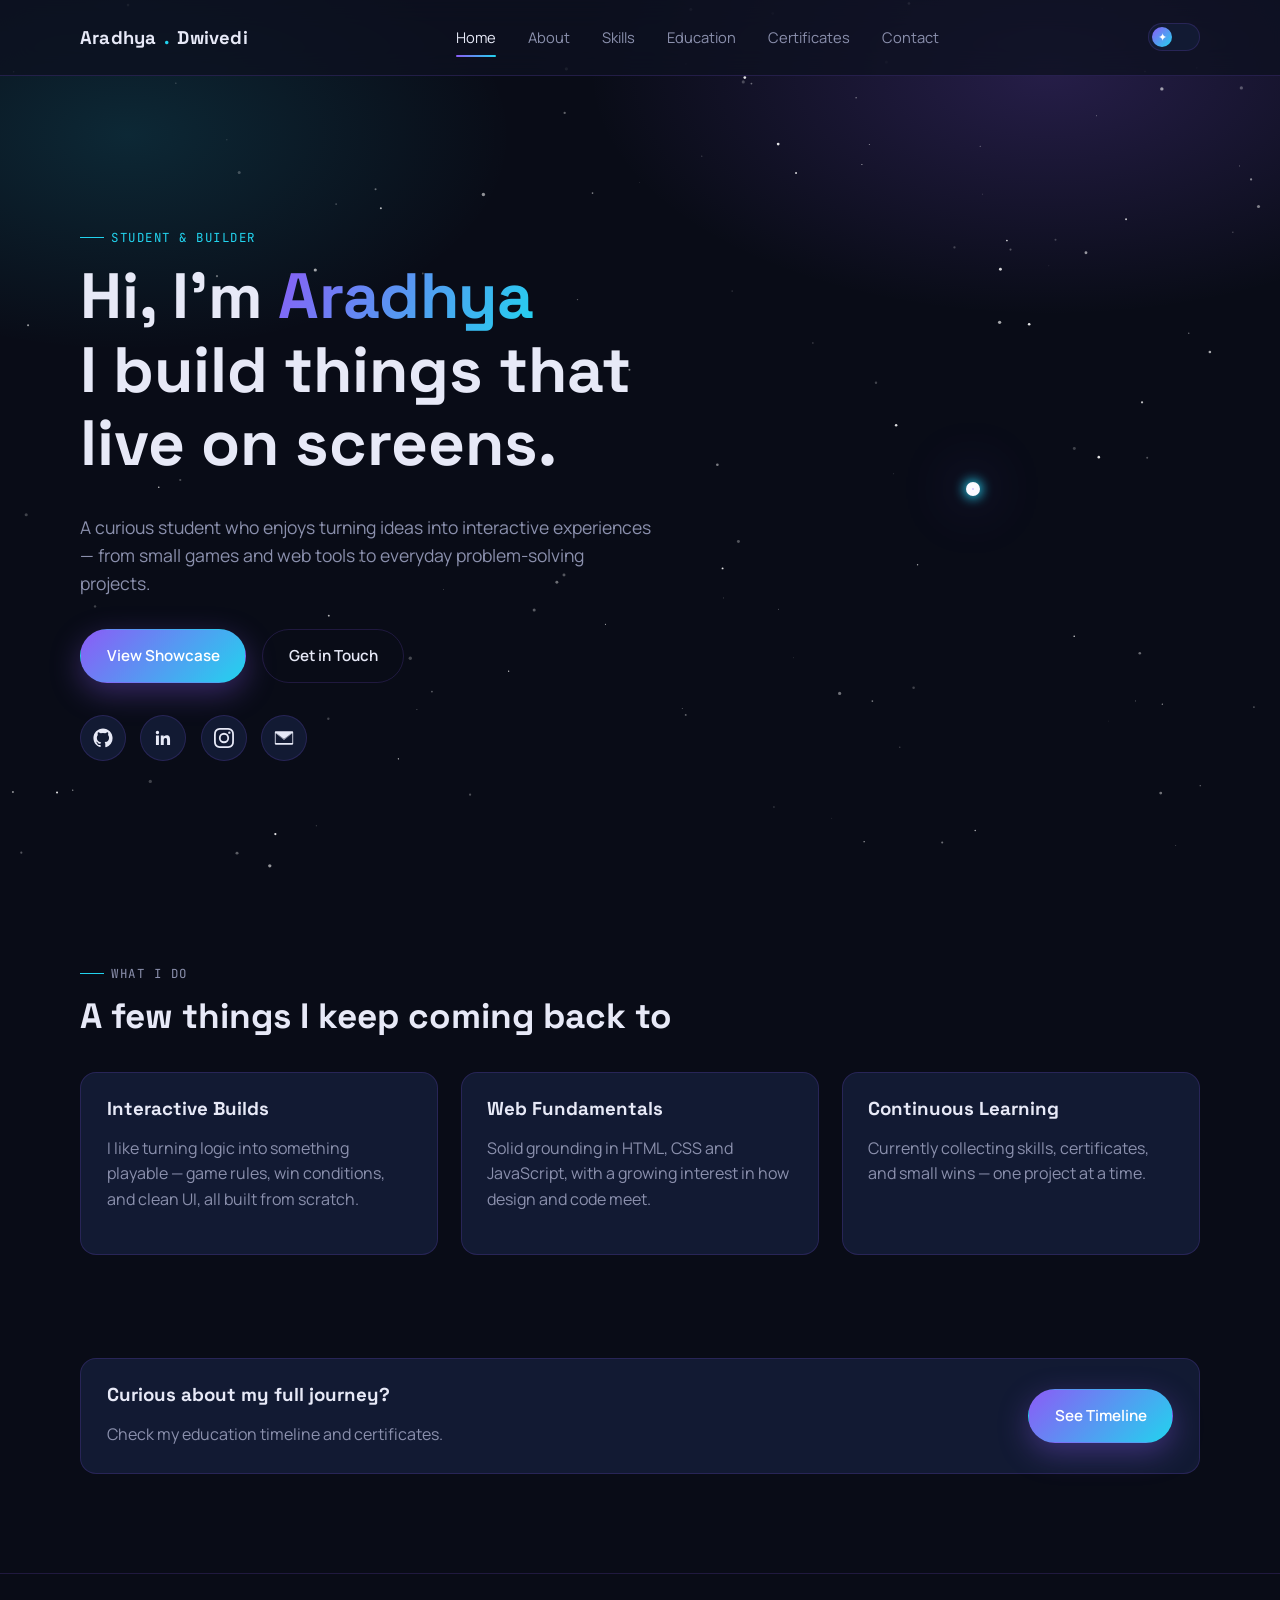
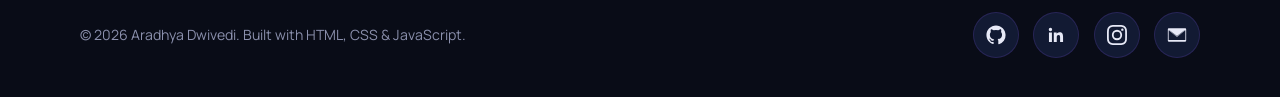
<file: index.html>
<!DOCTYPE html>
<html lang="en" data-theme="dark">
<head>
<meta charset="UTF-8">
<meta name="viewport" content="width=device-width, initial-scale=1.0">
<title>Aradhya Dwivedi — Portfolio</title>
<meta name="description" content="Personal portfolio of Aradhya Dwivedi — student, builder, and creator of interactive projects.">
<link rel="preconnect" href="https://fonts.googleapis.com">
<link href="https://fonts.googleapis.com/css2?family=Space+Grotesk:wght@500;700&family=Manrope:wght@400;500;600;700&family=JetBrains+Mono:wght@400;500&display=swap" rel="stylesheet">
<link rel="stylesheet" href="style.css">
</head>
<body>

<div class="cosmic-bg"><canvas id="stars"></canvas></div>

<header class="navbar">
  <div class="container nav-inner">
    <a href="index.html" class="brand">Aradhya<span class="dot">.</span>Dwivedi</a>
    <nav class="nav-links">
      <a href="index.html">Home</a>
      <a href="about.html">About</a>
      <a href="skills.html">Skills</a>
      <a href="education.html">Education</a>
      <a href="certificates.html">Certificates</a>
      <a href="contact.html">Contact</a>
    </nav>
    <div class="nav-right">
      <button class="theme-toggle" role="switch" aria-checked="false" aria-label="Toggle light and dark theme">
        <span class="knob">✦</span>
      </button>
      <button class="nav-toggle" aria-label="Open menu">☰</button>
    </div>
  </div>
</header>

<main>
  <section class="hero">
    <div class="container hero-grid">
      <div>
        <p class="eyebrow">Student &amp; Builder</p>
        <h1>Hi, I'm <span class="grad">Aradhya</span><br>I build things that live on screens.</h1>
        <p class="hero-sub">A curious student who enjoys turning ideas into interactive experiences — from small games and web tools to everyday problem-solving projects.</p>
        <div class="hero-actions">
          <a href="certificates.html" class="btn btn-primary">View Showcase</a>
          <a href="contact.html" class="btn btn-ghost">Get in Touch</a>
        </div>
        <div class="social-row mt-2">
          <a class="social-btn" href="https://github.com/dwivediiaradhya" target="_blank" rel="noopener" aria-label="GitHub">
            <svg viewBox="0 0 24 24"><path d="M12 .5C5.65.5.5 5.65.5 12c0 5.09 3.29 9.4 7.86 10.93.58.1.79-.25.79-.56 0-.28-.01-1.02-.02-2-3.2.7-3.88-1.54-3.88-1.54-.52-1.33-1.28-1.68-1.28-1.68-1.04-.71.08-.7.08-.7 1.15.08 1.76 1.18 1.76 1.18 1.03 1.75 2.7 1.25 3.36.96.1-.75.4-1.25.72-1.54-2.56-.29-5.25-1.28-5.25-5.7 0-1.26.45-2.28 1.18-3.09-.12-.29-.51-1.46.11-3.05 0 0 .96-.31 3.15 1.18a10.9 10.9 0 0 1 5.74 0c2.19-1.49 3.15-1.18 3.15-1.18.62 1.59.23 2.76.11 3.05.73.81 1.18 1.83 1.18 3.09 0 4.43-2.69 5.41-5.26 5.69.41.36.78 1.08.78 2.17 0 1.57-.01 2.83-.01 3.22 0 .31.21.67.8.56A10.99 10.99 0 0 0 23.5 12c0-6.35-5.15-11.5-11.5-11.5Z"/></svg>
          </a>
          <a class="social-btn" href="https://linkedin.com/in/dwivediiaradhya" target="_blank" rel="noopener" aria-label="LinkedIn">
            <svg viewBox="0 0 24 24"><path d="M20.45 20.45h-3.55v-5.57c0-1.33-.02-3.03-1.85-3.03-1.85 0-2.14 1.44-2.14 2.94v5.66H9.36V9h3.41v1.56h.05c.48-.9 1.64-1.85 3.38-1.85 3.6 0 4.27 2.37 4.27 5.46v6.28ZM5.34 7.43a2.06 2.06 0 1 1 0-4.12 2.06 2.06 0 0 1 0 4.12ZM7.11 20.45H3.56V9h3.55v11.45Z"/></svg>
          </a>
          <a class="social-btn" href="https://instagram.com/dwivediiaradhya" target="_blank" rel="noopener" aria-label="Instagram">
            <svg viewBox="0 0 24 24"><path d="M12 2.16c3.2 0 3.58.01 4.85.07 1.17.05 1.8.24 2.23.41.56.21.96.47 1.38.89.42.42.68.82.89 1.38.17.42.36 1.05.41 2.23.06 1.27.07 1.64.07 4.85s-.01 3.58-.07 4.85c-.05 1.17-.24 1.8-.41 2.23-.21.56-.47.96-.89 1.38-.42.42-.82.68-1.38.89-.42.17-1.05.36-2.23.41-1.27.06-1.64.07-4.85.07s-3.58-.01-4.85-.07c-1.17-.05-1.8-.24-2.23-.41a3.72 3.72 0 0 1-1.38-.89 3.72 3.72 0 0 1-.89-1.38c-.17-.42-.36-1.05-.41-2.23-.06-1.27-.07-1.64-.07-4.85s.01-3.58.07-4.85c.05-1.17.24-1.8.41-2.23.21-.56.47-.96.89-1.38.42-.42.82-.68 1.38-.89.42-.17 1.05-.36 2.23-.41 1.27-.06 1.64-.07 4.85-.07ZM12 0C8.74 0 8.33.01 7.05.07c-1.28.06-2.15.26-2.91.56-.79.31-1.46.72-2.13 1.38A5.9 5.9 0 0 0 .63 4.14c-.3.76-.5 1.63-.56 2.91C0 8.33 0 8.74 0 12s.01 3.67.07 4.95c.06 1.28.26 2.15.56 2.91.31.79.72 1.46 1.38 2.13.66.66 1.33 1.07 2.12 1.38.76.3 1.63.5 2.91.56 1.28.06 1.69.07 4.95.07s3.67-.01 4.95-.07c1.28-.06 2.15-.26 2.91-.56a5.9 5.9 0 0 0 2.12-1.38 5.9 5.9 0 0 0 1.38-2.12c.3-.76.5-1.63.56-2.91.06-1.28.07-1.69.07-4.95s-.01-3.67-.07-4.95c-.06-1.28-.26-2.15-.56-2.91a5.9 5.9 0 0 0-1.38-2.13A5.9 5.9 0 0 0 19.86.63c-.76-.3-1.63-.5-2.91-.56C15.67.01 15.26 0 12 0Zm0 5.84A6.16 6.16 0 1 0 12 18.16 6.16 6.16 0 0 0 12 5.84Zm0 10.16a4 4 0 1 1 0-8 4 4 0 0 1 0 8Zm7.85-10.4a1.44 1.44 0 1 1-2.88 0 1.44 1.44 0 0 1 2.88 0Z"/></svg>
          </a>
          <a class="social-btn" href="mailto:dwivediiaradhya@gmail.com" aria-label="Gmail">
            <svg viewBox="0 0 24 24"><path d="M2 4h20a1 1 0 0 1 1 1v14a1 1 0 0 1-1 1H2a1 1 0 0 1-1-1V5a1 1 0 0 1 1-1Zm19.4 2.13-9.4 7.05-9.4-7.05v.02L12 13.7l9.4-7.55v-.02ZM2 6.4v11.6h20V6.4l-10 8-10-8Z"/></svg>
          </a>
        </div>
      </div>
      <div class="orbit-wrap" aria-hidden="true">
        <div class="orbit-ring r1"><span class="orbit-dot"></span></div>
        <div class="orbit-ring r2"></div>
        <div class="orbit-ring r3"></div>
        <div class="orbit-core"></div>
      </div>
    </div>
  </section>

  <section>
    <div class="container">
      <div class="section-title">
        <p class="eyebrow">What I do</p>
        <h2>A few things I keep coming back to</h2>
      </div>
      <div class="grid grid-3">
        <div class="card">
          <h3>Interactive Builds</h3>
          <p class="text-muted">I like turning logic into something playable — game rules, win conditions, and clean UI, all built from scratch.</p>
        </div>
        <div class="card">
          <h3>Web Fundamentals</h3>
          <p class="text-muted">Solid grounding in HTML, CSS and JavaScript, with a growing interest in how design and code meet.</p>
        </div>
        <div class="card">
          <h3>Continuous Learning</h3>
          <p class="text-muted">Currently collecting skills, certificates, and small wins — one project at a time.</p>
        </div>
      </div>
    </div>
  </section>

  <section>
    <div class="container">
      <div class="card" style="display:flex; justify-content:space-between; align-items:center; flex-wrap:wrap; gap:1.5rem;">
        <div>
          <h3 class="mb-0">Curious about my full journey?</h3>
          <p class="text-muted mb-0">Check my education timeline and certificates.</p>
        </div>
        <a href="education.html" class="btn btn-primary">See Timeline</a>
      </div>
    </div>
  </section>
</main>

<footer>
  <div class="container footer-inner">
    <p>© 2026 Aradhya Dwivedi. Built with HTML, CSS &amp; JavaScript.</p>
    <div class="social-row">
      <a class="social-btn" href="https://github.com/dwivediiaradhya" target="_blank" rel="noopener" aria-label="GitHub"><svg viewBox="0 0 24 24"><path d="M12 .5C5.65.5.5 5.65.5 12c0 5.09 3.29 9.4 7.86 10.93.58.1.79-.25.79-.56 0-.28-.01-1.02-.02-2-3.2.7-3.88-1.54-3.88-1.54-.52-1.33-1.28-1.68-1.28-1.68-1.04-.71.08-.7.08-.7 1.15.08 1.76 1.18 1.76 1.18 1.03 1.75 2.7 1.25 3.36.96.1-.75.4-1.25.72-1.54-2.56-.29-5.25-1.28-5.25-5.7 0-1.26.45-2.28 1.18-3.09-.12-.29-.51-1.46.11-3.05 0 0 .96-.31 3.15 1.18a10.9 10.9 0 0 1 5.74 0c2.19-1.49 3.15-1.18 3.15-1.18.62 1.59.23 2.76.11 3.05.73.81 1.18 1.83 1.18 3.09 0 4.43-2.69 5.41-5.26 5.69.41.36.78 1.08.78 2.17 0 1.57-.01 2.83-.01 3.22 0 .31.21.67.8.56A10.99 10.99 0 0 0 23.5 12c0-6.35-5.15-11.5-11.5-11.5Z"/></svg></a>
      <a class="social-btn" href="https://linkedin.com/in/dwivediiaradhya" target="_blank" rel="noopener" aria-label="LinkedIn"><svg viewBox="0 0 24 24"><path d="M20.45 20.45h-3.55v-5.57c0-1.33-.02-3.03-1.85-3.03-1.85 0-2.14 1.44-2.14 2.94v5.66H9.36V9h3.41v1.56h.05c.48-.9 1.64-1.85 3.38-1.85 3.6 0 4.27 2.37 4.27 5.46v6.28ZM5.34 7.43a2.06 2.06 0 1 1 0-4.12 2.06 2.06 0 0 1 0 4.12ZM7.11 20.45H3.56V9h3.55v11.45Z"/></svg></a>
      <a class="social-btn" href="https://instagram.com/dwivediiaradhya" target="_blank" rel="noopener" aria-label="Instagram"><svg viewBox="0 0 24 24"><path d="M12 2.16c3.2 0 3.58.01 4.85.07 1.17.05 1.8.24 2.23.41.56.21.96.47 1.38.89.42.42.68.82.89 1.38.17.42.36 1.05.41 2.23.06 1.27.07 1.64.07 4.85s-.01 3.58-.07 4.85c-.05 1.17-.24 1.8-.41 2.23-.21.56-.47.96-.89 1.38-.42.42-.82.68-1.38.89-.42.17-1.05.36-2.23.41-1.27.06-1.64.07-4.85.07s-3.58-.01-4.85-.07c-1.17-.05-1.8-.24-2.23-.41a3.72 3.72 0 0 1-1.38-.89 3.72 3.72 0 0 1-.89-1.38c-.17-.42-.36-1.05-.41-2.23-.06-1.27-.07-1.64-.07-4.85s.01-3.58.07-4.85c.05-1.17.24-1.8.41-2.23.21-.56.47-.96.89-1.38.42-.42.82-.68 1.38-.89.42-.17 1.05-.36 2.23-.41 1.27-.06 1.64-.07 4.85-.07ZM12 0C8.74 0 8.33.01 7.05.07c-1.28.06-2.15.26-2.91.56-.79.31-1.46.72-2.13 1.38A5.9 5.9 0 0 0 .63 4.14c-.3.76-.5 1.63-.56 2.91C0 8.33 0 8.74 0 12s.01 3.67.07 4.95c.06 1.28.26 2.15.56 2.91.31.79.72 1.46 1.38 2.13.66.66 1.33 1.07 2.12 1.38.76.3 1.63.5 2.91.56 1.28.06 1.69.07 4.95.07s3.67-.01 4.95-.07c1.28-.06 2.15-.26 2.91-.56a5.9 5.9 0 0 0 2.12-1.38 5.9 5.9 0 0 0 1.38-2.12c.3-.76.5-1.63.56-2.91.06-1.28.07-1.69.07-4.95s-.01-3.67-.07-4.95c-.06-1.28-.26-2.15-.56-2.91a5.9 5.9 0 0 0-1.38-2.13A5.9 5.9 0 0 0 19.86.63c-.76-.3-1.63-.5-2.91-.56C15.67.01 15.26 0 12 0Zm0 5.84A6.16 6.16 0 1 0 12 18.16 6.16 6.16 0 0 0 12 5.84Zm0 10.16a4 4 0 1 1 0-8 4 4 0 0 1 0 8Zm7.85-10.4a1.44 1.44 0 1 1-2.88 0 1.44 1.44 0 0 1 2.88 0Z"/></svg></a>
      <a class="social-btn" href="mailto:dwivediiaradhya@gmail.com" aria-label="Gmail"><svg viewBox="0 0 24 24"><path d="M2 4h20a1 1 0 0 1 1 1v14a1 1 0 0 1-1 1H2a1 1 0 0 1-1-1V5a1 1 0 0 1 1-1Zm19.4 2.13-9.4 7.05-9.4-7.05v.02L12 13.7l9.4-7.55v-.02ZM2 6.4v11.6h20V6.4l-10 8-10-8Z"/></svg></a>
    </div>
  </div>
</footer>

<script src="main.js"></script>
</body>
</html>
</file>
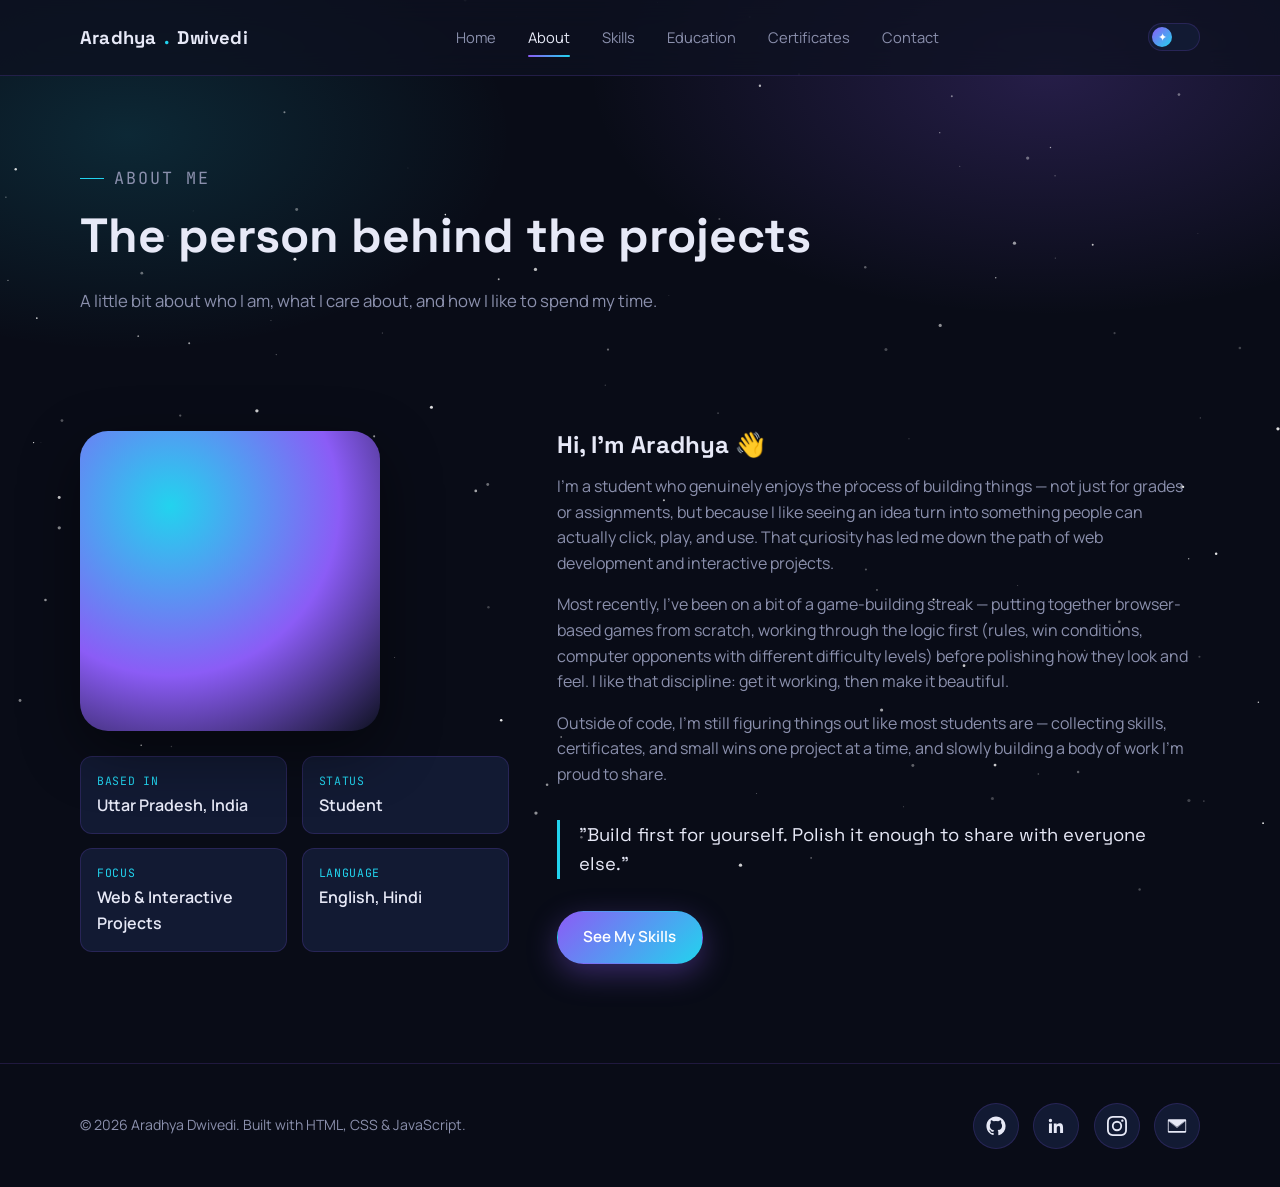
<file: about.html>
<!DOCTYPE html>
<html lang="en" data-theme="dark">
<head>
<meta charset="UTF-8">
<meta name="viewport" content="width=device-width, initial-scale=1.0">
<title>About — Aradhya Dwivedi</title>
<link rel="preconnect" href="https://fonts.googleapis.com">
<link href="https://fonts.googleapis.com/css2?family=Space+Grotesk:wght@500;700&family=Manrope:wght@400;500;600;700&family=JetBrains+Mono:wght@400;500&display=swap" rel="stylesheet">
<link rel="stylesheet" href="style.css">
</head>
<body>

<div class="cosmic-bg"><canvas id="stars"></canvas></div>

<header class="navbar">
  <div class="container nav-inner">
    <a href="index.html" class="brand">Aradhya<span class="dot">.</span>Dwivedi</a>
    <nav class="nav-links">
      <a href="index.html">Home</a>
      <a href="about.html">About</a>
      <a href="skills.html">Skills</a>
      <a href="education.html">Education</a>
      <a href="certificates.html">Certificates</a>
      <a href="contact.html">Contact</a>
    </nav>
    <div class="nav-right">
      <button class="theme-toggle" role="switch" aria-checked="false" aria-label="Toggle light and dark theme">
        <span class="knob">✦</span>
      </button>
      <button class="nav-toggle" aria-label="Open menu">☰</button>
    </div>
  </div>
</header>

<main>
  <div class="container page-head">
    <p class="eyebrow">About Me</p>
    <h1>The person behind the projects</h1>
    <p>A little bit about who I am, what I care about, and how I like to spend my time.</p>
  </div>

  <section>
    <div class="container about-grid">
      <div>
        <div class="avatar-orb"></div>
        <div class="fact-list">
          <div class="fact"><div class="k">Based in</div><div class="v">Uttar Pradesh, India</div></div>
          <div class="fact"><div class="k">Status</div><div class="v">Student</div></div>
          <div class="fact"><div class="k">Focus</div><div class="v">Web &amp; Interactive Projects</div></div>
          <div class="fact"><div class="k">Language</div><div class="v">English, Hindi</div></div>
        </div>
      </div>
      <div>
        <h2>Hi, I'm Aradhya 👋</h2>
        <p class="text-muted">I'm a student who genuinely enjoys the process of building things — not just for grades or assignments, but because I like seeing an idea turn into something people can actually click, play, and use. That curiosity has led me down the path of web development and interactive projects.</p>
        <p class="text-muted">Most recently, I've been on a bit of a game-building streak — putting together browser-based games from scratch, working through the logic first (rules, win conditions, computer opponents with different difficulty levels) before polishing how they look and feel. I like that discipline: get it working, then make it beautiful.</p>
        <p class="text-muted">Outside of code, I'm still figuring things out like most students are — collecting skills, certificates, and small wins one project at a time, and slowly building a body of work I'm proud to share.</p>
        <blockquote style="border-left:3px solid var(--accent-2); padding-left:1.2rem; margin:2rem 0; font-family:var(--font-display); font-size:1.15rem;">
          "Build first for yourself. Polish it enough to share with everyone else."
        </blockquote>
        <a href="skills.html" class="btn btn-primary">See My Skills</a>
      </div>
    </div>
  </section>
</main>

<footer>
  <div class="container footer-inner">
    <p>© 2026 Aradhya Dwivedi. Built with HTML, CSS &amp; JavaScript.</p>
    <div class="social-row">
      <a class="social-btn" href="https://github.com/dwivediiaradhya" target="_blank" rel="noopener" aria-label="GitHub"><svg viewBox="0 0 24 24"><path d="M12 .5C5.65.5.5 5.65.5 12c0 5.09 3.29 9.4 7.86 10.93.58.1.79-.25.79-.56 0-.28-.01-1.02-.02-2-3.2.7-3.88-1.54-3.88-1.54-.52-1.33-1.28-1.68-1.28-1.68-1.04-.71.08-.7.08-.7 1.15.08 1.76 1.18 1.76 1.18 1.03 1.75 2.7 1.25 3.36.96.1-.75.4-1.25.72-1.54-2.56-.29-5.25-1.28-5.25-5.7 0-1.26.45-2.28 1.18-3.09-.12-.29-.51-1.46.11-3.05 0 0 .96-.31 3.15 1.18a10.9 10.9 0 0 1 5.74 0c2.19-1.49 3.15-1.18 3.15-1.18.62 1.59.23 2.76.11 3.05.73.81 1.18 1.83 1.18 3.09 0 4.43-2.69 5.41-5.26 5.69.41.36.78 1.08.78 2.17 0 1.57-.01 2.83-.01 3.22 0 .31.21.67.8.56A10.99 10.99 0 0 0 23.5 12c0-6.35-5.15-11.5-11.5-11.5Z"/></svg></a>
      <a class="social-btn" href="https://linkedin.com/in/dwivediiaradhya" target="_blank" rel="noopener" aria-label="LinkedIn"><svg viewBox="0 0 24 24"><path d="M20.45 20.45h-3.55v-5.57c0-1.33-.02-3.03-1.85-3.03-1.85 0-2.14 1.44-2.14 2.94v5.66H9.36V9h3.41v1.56h.05c.48-.9 1.64-1.85 3.38-1.85 3.6 0 4.27 2.37 4.27 5.46v6.28ZM5.34 7.43a2.06 2.06 0 1 1 0-4.12 2.06 2.06 0 0 1 0 4.12ZM7.11 20.45H3.56V9h3.55v11.45Z"/></svg></a>
      <a class="social-btn" href="https://instagram.com/dwivediiaradhya" target="_blank" rel="noopener" aria-label="Instagram"><svg viewBox="0 0 24 24"><path d="M12 2.16c3.2 0 3.58.01 4.85.07 1.17.05 1.8.24 2.23.41.56.21.96.47 1.38.89.42.42.68.82.89 1.38.17.42.36 1.05.41 2.23.06 1.27.07 1.64.07 4.85s-.01 3.58-.07 4.85c-.05 1.17-.24 1.8-.41 2.23-.21.56-.47.96-.89 1.38-.42.42-.82.68-1.38.89-.42.17-1.05.36-2.23.41-1.27.06-1.64.07-4.85.07s-3.58-.01-4.85-.07c-1.17-.05-1.8-.24-2.23-.41a3.72 3.72 0 0 1-1.38-.89 3.72 3.72 0 0 1-.89-1.38c-.17-.42-.36-1.05-.41-2.23-.06-1.27-.07-1.64-.07-4.85s.01-3.58.07-4.85c.05-1.17.24-1.8.41-2.23.21-.56.47-.96.89-1.38.42-.42.82-.68 1.38-.89.42-.17 1.05-.36 2.23-.41 1.27-.06 1.64-.07 4.85-.07ZM12 0C8.74 0 8.33.01 7.05.07c-1.28.06-2.15.26-2.91.56-.79.31-1.46.72-2.13 1.38A5.9 5.9 0 0 0 .63 4.14c-.3.76-.5 1.63-.56 2.91C0 8.33 0 8.74 0 12s.01 3.67.07 4.95c.06 1.28.26 2.15.56 2.91.31.79.72 1.46 1.38 2.13.66.66 1.33 1.07 2.12 1.38.76.3 1.63.5 2.91.56 1.28.06 1.69.07 4.95.07s3.67-.01 4.95-.07c1.28-.06 2.15-.26 2.91-.56a5.9 5.9 0 0 0 2.12-1.38 5.9 5.9 0 0 0 1.38-2.12c.3-.76.5-1.63.56-2.91.06-1.28.07-1.69.07-4.95s-.01-3.67-.07-4.95c-.06-1.28-.26-2.15-.56-2.91a5.9 5.9 0 0 0-1.38-2.13A5.9 5.9 0 0 0 19.86.63c-.76-.3-1.63-.5-2.91-.56C15.67.01 15.26 0 12 0Zm0 5.84A6.16 6.16 0 1 0 12 18.16 6.16 6.16 0 0 0 12 5.84Zm0 10.16a4 4 0 1 1 0-8 4 4 0 0 1 0 8Zm7.85-10.4a1.44 1.44 0 1 1-2.88 0 1.44 1.44 0 0 1 2.88 0Z"/></svg></a>
      <a class="social-btn" href="mailto:dwivediiaradhya@gmail.com" aria-label="Gmail"><svg viewBox="0 0 24 24"><path d="M2 4h20a1 1 0 0 1 1 1v14a1 1 0 0 1-1 1H2a1 1 0 0 1-1-1V5a1 1 0 0 1 1-1Zm19.4 2.13-9.4 7.05-9.4-7.05v.02L12 13.7l9.4-7.55v-.02ZM2 6.4v11.6h20V6.4l-10 8-10-8Z"/></svg></a>
    </div>
  </div>
</footer>

<script src="main.js"></script>
</body>
</html>
</file>
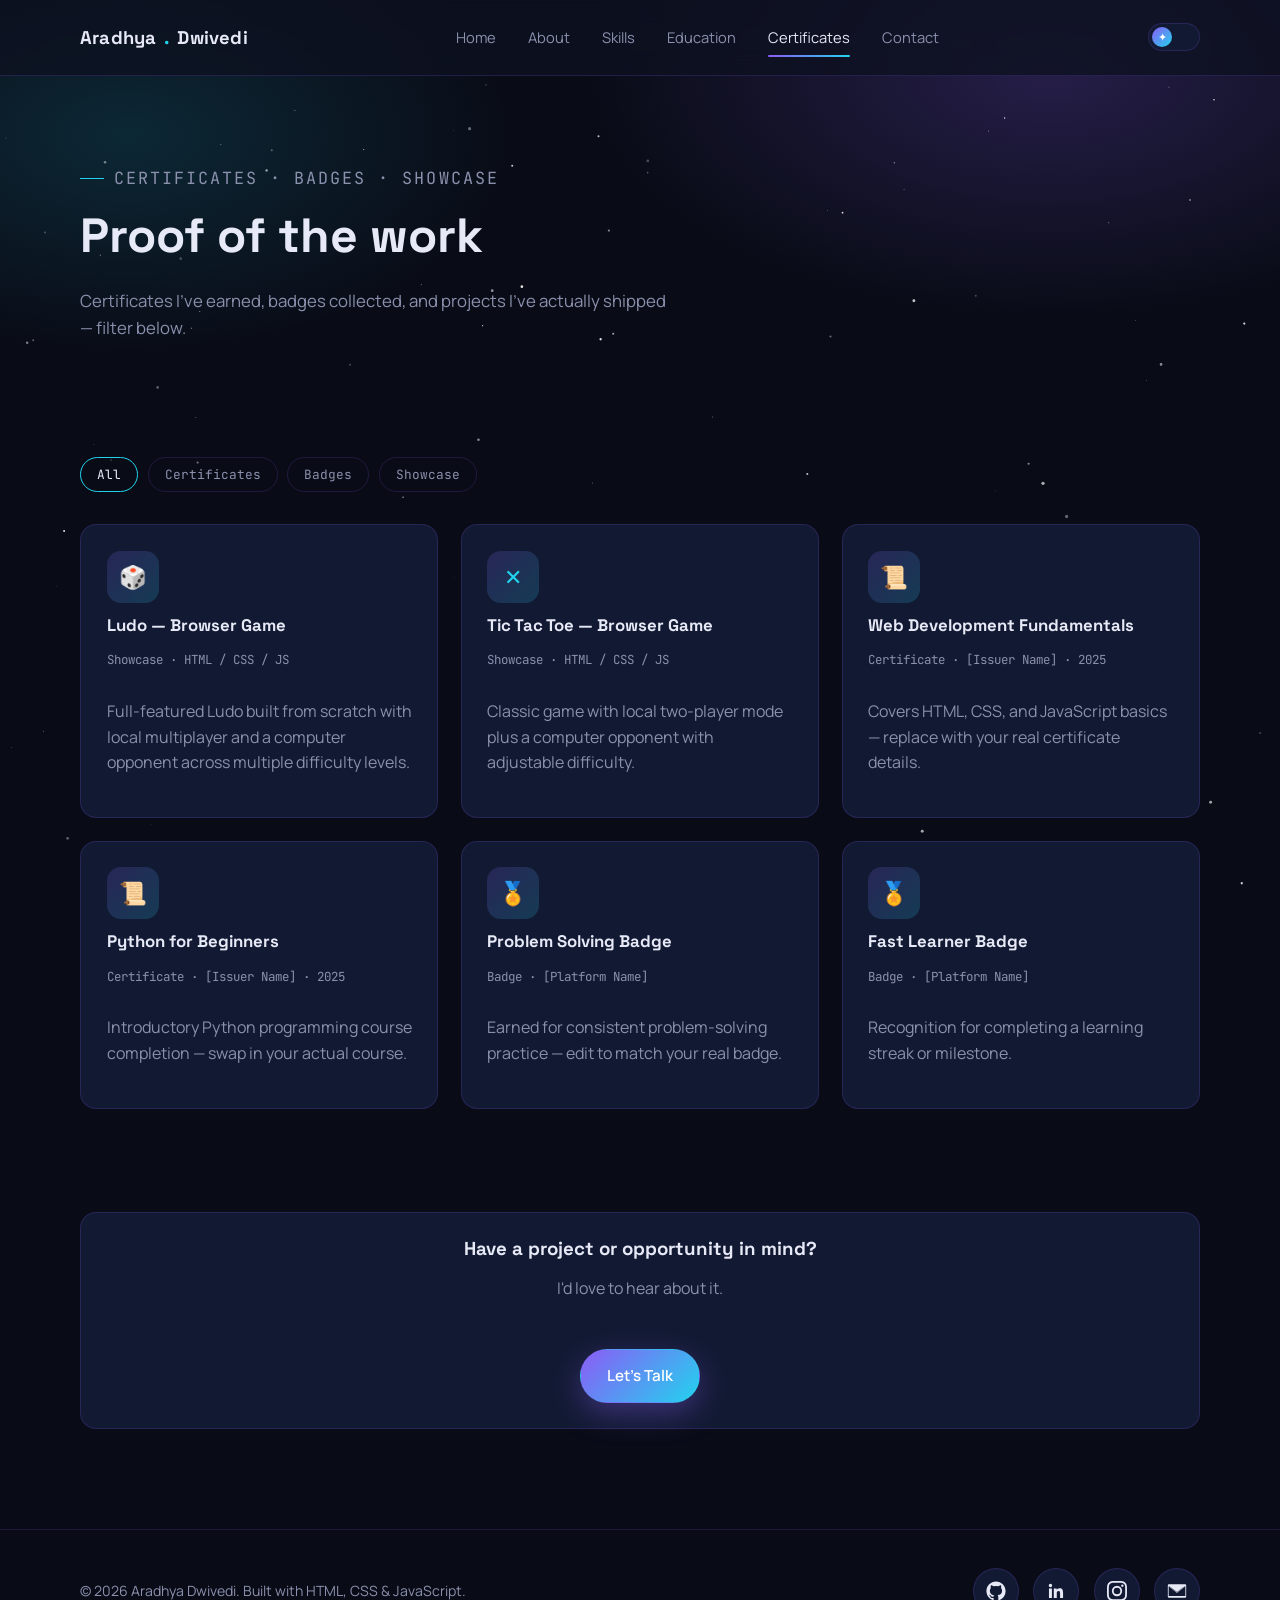
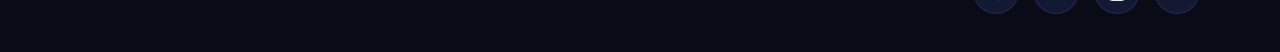
<file: certificates.html>
<!DOCTYPE html>
<html lang="en" data-theme="dark">
<head>
<meta charset="UTF-8">
<meta name="viewport" content="width=device-width, initial-scale=1.0">
<title>Certificates — Aradhya Dwivedi</title>
<link rel="preconnect" href="https://fonts.googleapis.com">
<link href="https://fonts.googleapis.com/css2?family=Space+Grotesk:wght@500;700&family=Manrope:wght@400;500;600;700&family=JetBrains+Mono:wght@400;500&display=swap" rel="stylesheet">
<link rel="stylesheet" href="style.css">
</head>
<body>

<div class="cosmic-bg"><canvas id="stars"></canvas></div>

<header class="navbar">
  <div class="container nav-inner">
    <a href="index.html" class="brand">Aradhya<span class="dot">.</span>Dwivedi</a>
    <nav class="nav-links">
      <a href="index.html">Home</a>
      <a href="about.html">About</a>
      <a href="skills.html">Skills</a>
      <a href="education.html">Education</a>
      <a href="certificates.html">Certificates</a>
      <a href="contact.html">Contact</a>
    </nav>
    <div class="nav-right">
      <button class="theme-toggle" role="switch" aria-checked="false" aria-label="Toggle light and dark theme">
        <span class="knob">✦</span>
      </button>
      <button class="nav-toggle" aria-label="Open menu">☰</button>
    </div>
  </div>
</header>

<main>
  <div class="container page-head">
    <p class="eyebrow">Certificates · Badges · Showcase</p>
    <h1>Proof of the work</h1>
    <p>Certificates I've earned, badges collected, and projects I've actually shipped — filter below.</p>
  </div>

  <section>
    <div class="container">
      <div class="filter-row">
        <button class="filter-btn active" data-filter="all">All</button>
        <button class="filter-btn" data-filter="certificate">Certificates</button>
        <button class="filter-btn" data-filter="badge">Badges</button>
        <button class="filter-btn" data-filter="showcase">Showcase</button>
      </div>

      <div class="grid grid-3">

        <div class="card cert-card" data-cat="showcase">
          <div class="cert-badge">🎲</div>
          <h3>Ludo — Browser Game</h3>
          <div class="cert-meta">Showcase · HTML / CSS / JS</div>
          <p class="text-muted">Full-featured Ludo built from scratch with local multiplayer and a computer opponent across multiple difficulty levels.</p>
        </div>

        <div class="card cert-card" data-cat="showcase">
          <div class="cert-badge">✕</div>
          <h3>Tic Tac Toe — Browser Game</h3>
          <div class="cert-meta">Showcase · HTML / CSS / JS</div>
          <p class="text-muted">Classic game with local two-player mode plus a computer opponent with adjustable difficulty.</p>
        </div>

        <div class="card cert-card" data-cat="certificate">
          <div class="cert-badge">📜</div>
          <h3>Web Development Fundamentals</h3>
          <div class="cert-meta">Certificate · [Issuer Name] · 2025</div>
          <p class="text-muted">Covers HTML, CSS, and JavaScript basics — replace with your real certificate details.</p>
        </div>

        <div class="card cert-card" data-cat="certificate">
          <div class="cert-badge">📜</div>
          <h3>Python for Beginners</h3>
          <div class="cert-meta">Certificate · [Issuer Name] · 2025</div>
          <p class="text-muted">Introductory Python programming course completion — swap in your actual course.</p>
        </div>

        <div class="card cert-card" data-cat="badge">
          <div class="cert-badge">🏅</div>
          <h3>Problem Solving Badge</h3>
          <div class="cert-meta">Badge · [Platform Name]</div>
          <p class="text-muted">Earned for consistent problem-solving practice — edit to match your real badge.</p>
        </div>

        <div class="card cert-card" data-cat="badge">
          <div class="cert-badge">🏅</div>
          <h3>Fast Learner Badge</h3>
          <div class="cert-meta">Badge · [Platform Name]</div>
          <p class="text-muted">Recognition for completing a learning streak or milestone.</p>
        </div>

      </div>
    </div>
  </section>

  <section>
    <div class="container">
      <div class="card" style="text-align:center;">
        <h3 class="mb-0">Have a project or opportunity in mind?</h3>
        <p class="text-muted">I'd love to hear about it.</p>
        <a href="contact.html" class="btn btn-primary mt-2">Let's Talk</a>
      </div>
    </div>
  </section>
</main>

<footer>
  <div class="container footer-inner">
    <p>© 2026 Aradhya Dwivedi. Built with HTML, CSS &amp; JavaScript.</p>
    <div class="social-row">
      <a class="social-btn" href="https://github.com/dwivediiaradhya" target="_blank" rel="noopener" aria-label="GitHub"><svg viewBox="0 0 24 24"><path d="M12 .5C5.65.5.5 5.65.5 12c0 5.09 3.29 9.4 7.86 10.93.58.1.79-.25.79-.56 0-.28-.01-1.02-.02-2-3.2.7-3.88-1.54-3.88-1.54-.52-1.33-1.28-1.68-1.28-1.68-1.04-.71.08-.7.08-.7 1.15.08 1.76 1.18 1.76 1.18 1.03 1.75 2.7 1.25 3.36.96.1-.75.4-1.25.72-1.54-2.56-.29-5.25-1.28-5.25-5.7 0-1.26.45-2.28 1.18-3.09-.12-.29-.51-1.46.11-3.05 0 0 .96-.31 3.15 1.18a10.9 10.9 0 0 1 5.74 0c2.19-1.49 3.15-1.18 3.15-1.18.62 1.59.23 2.76.11 3.05.73.81 1.18 1.83 1.18 3.09 0 4.43-2.69 5.41-5.26 5.69.41.36.78 1.08.78 2.17 0 1.57-.01 2.83-.01 3.22 0 .31.21.67.8.56A10.99 10.99 0 0 0 23.5 12c0-6.35-5.15-11.5-11.5-11.5Z"/></svg></a>
      <a class="social-btn" href="https://linkedin.com/in/dwivediiaradhya" target="_blank" rel="noopener" aria-label="LinkedIn"><svg viewBox="0 0 24 24"><path d="M20.45 20.45h-3.55v-5.57c0-1.33-.02-3.03-1.85-3.03-1.85 0-2.14 1.44-2.14 2.94v5.66H9.36V9h3.41v1.56h.05c.48-.9 1.64-1.85 3.38-1.85 3.6 0 4.27 2.37 4.27 5.46v6.28ZM5.34 7.43a2.06 2.06 0 1 1 0-4.12 2.06 2.06 0 0 1 0 4.12ZM7.11 20.45H3.56V9h3.55v11.45Z"/></svg></a>
      <a class="social-btn" href="https://instagram.com/dwivediiaradhya" target="_blank" rel="noopener" aria-label="Instagram"><svg viewBox="0 0 24 24"><path d="M12 2.16c3.2 0 3.58.01 4.85.07 1.17.05 1.8.24 2.23.41.56.21.96.47 1.38.89.42.42.68.82.89 1.38.17.42.36 1.05.41 2.23.06 1.27.07 1.64.07 4.85s-.01 3.58-.07 4.85c-.05 1.17-.24 1.8-.41 2.23-.21.56-.47.96-.89 1.38-.42.42-.82.68-1.38.89-.42.17-1.05.36-2.23.41-1.27.06-1.64.07-4.85.07s-3.58-.01-4.85-.07c-1.17-.05-1.8-.24-2.23-.41a3.72 3.72 0 0 1-1.38-.89 3.72 3.72 0 0 1-.89-1.38c-.17-.42-.36-1.05-.41-2.23-.06-1.27-.07-1.64-.07-4.85s.01-3.58.07-4.85c.05-1.17.24-1.8.41-2.23.21-.56.47-.96.89-1.38.42-.42.82-.68 1.38-.89.42-.17 1.05-.36 2.23-.41 1.27-.06 1.64-.07 4.85-.07ZM12 0C8.74 0 8.33.01 7.05.07c-1.28.06-2.15.26-2.91.56-.79.31-1.46.72-2.13 1.38A5.9 5.9 0 0 0 .63 4.14c-.3.76-.5 1.63-.56 2.91C0 8.33 0 8.74 0 12s.01 3.67.07 4.95c.06 1.28.26 2.15.56 2.91.31.79.72 1.46 1.38 2.13.66.66 1.33 1.07 2.12 1.38.76.3 1.63.5 2.91.56 1.28.06 1.69.07 4.95.07s3.67-.01 4.95-.07c1.28-.06 2.15-.26 2.91-.56a5.9 5.9 0 0 0 2.12-1.38 5.9 5.9 0 0 0 1.38-2.12c.3-.76.5-1.63.56-2.91.06-1.28.07-1.69.07-4.95s-.01-3.67-.07-4.95c-.06-1.28-.26-2.15-.56-2.91a5.9 5.9 0 0 0-1.38-2.13A5.9 5.9 0 0 0 19.86.63c-.76-.3-1.63-.5-2.91-.56C15.67.01 15.26 0 12 0Zm0 5.84A6.16 6.16 0 1 0 12 18.16 6.16 6.16 0 0 0 12 5.84Zm0 10.16a4 4 0 1 1 0-8 4 4 0 0 1 0 8Zm7.85-10.4a1.44 1.44 0 1 1-2.88 0 1.44 1.44 0 0 1 2.88 0Z"/></svg></a>
      <a class="social-btn" href="mailto:dwivediiaradhya@gmail.com" aria-label="Gmail"><svg viewBox="0 0 24 24"><path d="M2 4h20a1 1 0 0 1 1 1v14a1 1 0 0 1-1 1H2a1 1 0 0 1-1-1V5a1 1 0 0 1 1-1Zm19.4 2.13-9.4 7.05-9.4-7.05v.02L12 13.7l9.4-7.55v-.02ZM2 6.4v11.6h20V6.4l-10 8-10-8Z"/></svg></a>
    </div>
  </div>
</footer>

<script src="main.js"></script>
</body>
</html>
</file>
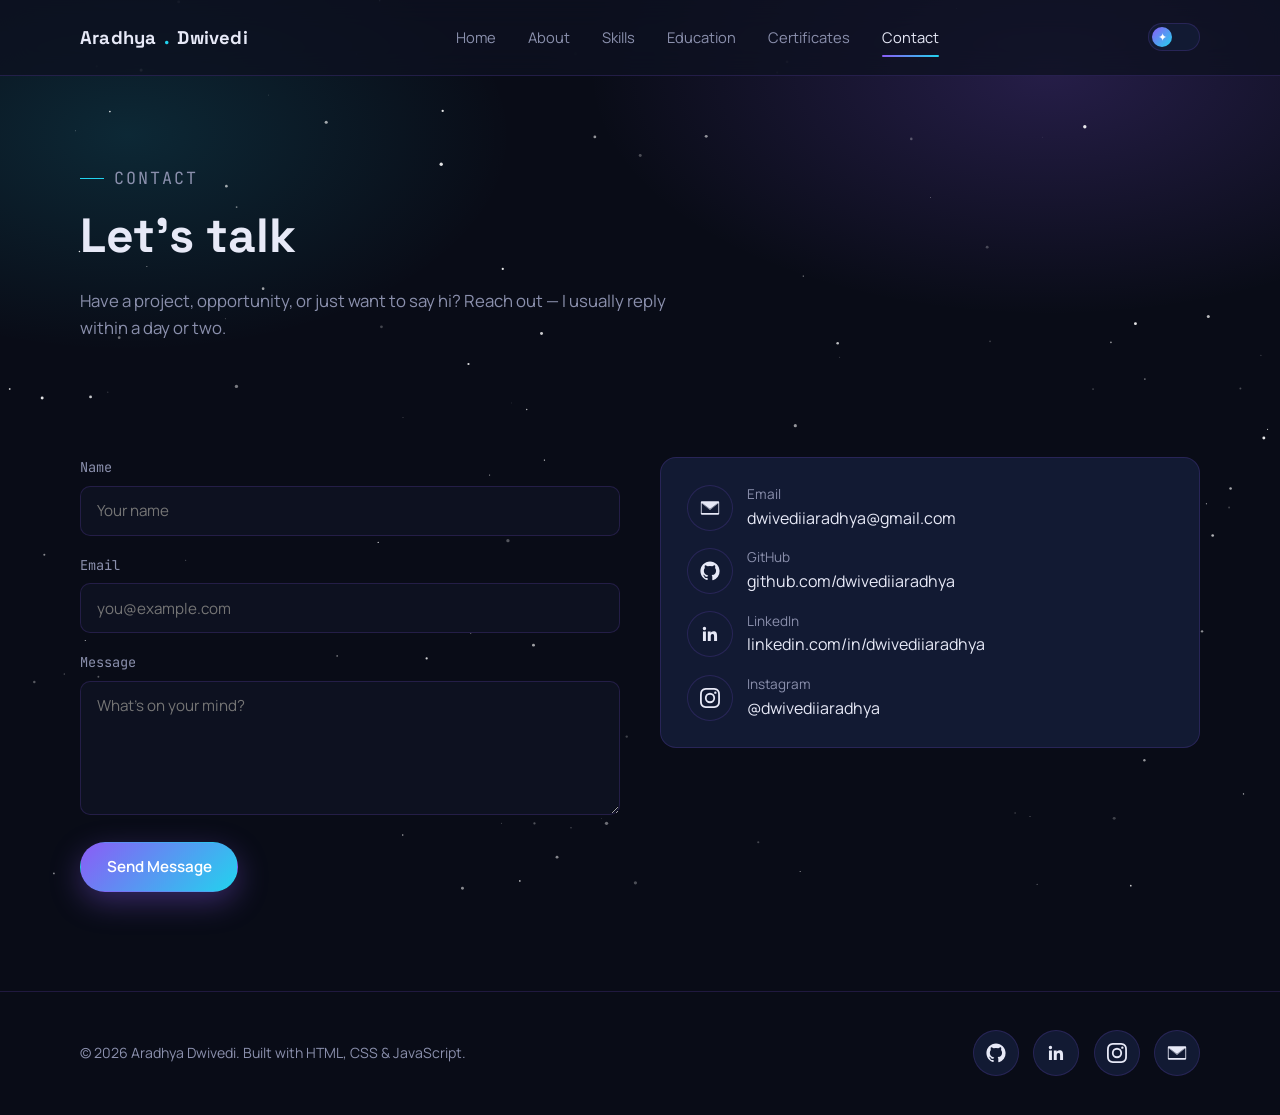
<file: contact.html>
<!DOCTYPE html>
<html lang="en" data-theme="dark">
<head>
<meta charset="UTF-8">
<meta name="viewport" content="width=device-width, initial-scale=1.0">
<title>Contact — Aradhya Dwivedi</title>
<link rel="preconnect" href="https://fonts.googleapis.com">
<link href="https://fonts.googleapis.com/css2?family=Space+Grotesk:wght@500;700&family=Manrope:wght@400;500;600;700&family=JetBrains+Mono:wght@400;500&display=swap" rel="stylesheet">
<link rel="stylesheet" href="style.css">
</head>
<body>

<div class="cosmic-bg"><canvas id="stars"></canvas></div>

<header class="navbar">
  <div class="container nav-inner">
    <a href="index.html" class="brand">Aradhya<span class="dot">.</span>Dwivedi</a>
    <nav class="nav-links">
      <a href="index.html">Home</a>
      <a href="about.html">About</a>
      <a href="skills.html">Skills</a>
      <a href="education.html">Education</a>
      <a href="certificates.html">Certificates</a>
      <a href="contact.html">Contact</a>
    </nav>
    <div class="nav-right">
      <button class="theme-toggle" role="switch" aria-checked="false" aria-label="Toggle light and dark theme">
        <span class="knob">✦</span>
      </button>
      <button class="nav-toggle" aria-label="Open menu">☰</button>
    </div>
  </div>
</header>

<main>
  <div class="container page-head">
    <p class="eyebrow">Contact</p>
    <h1>Let's talk</h1>
    <p>Have a project, opportunity, or just want to say hi? Reach out — I usually reply within a day or two.</p>
  </div>

  <section>
    <div class="container contact-grid">
      <form id="contact-form">
        <div class="field">
          <label for="name">Name</label>
          <input type="text" id="name" name="name" required placeholder="Your name">
        </div>
        <div class="field">
          <label for="email">Email</label>
          <input type="email" id="email" name="email" required placeholder="you@example.com">
        </div>
        <div class="field">
          <label for="message">Message</label>
          <textarea id="message" name="message" rows="5" required placeholder="What's on your mind?"></textarea>
        </div>
        <button type="submit" class="btn btn-primary">Send Message</button>
      </form>

      <div class="contact-info">
        <div class="card">
          <div class="row">
            <div class="social-btn"><svg viewBox="0 0 24 24"><path d="M2 4h20a1 1 0 0 1 1 1v14a1 1 0 0 1-1 1H2a1 1 0 0 1-1-1V5a1 1 0 0 1 1-1Zm19.4 2.13-9.4 7.05-9.4-7.05v.02L12 13.7l9.4-7.55v-.02ZM2 6.4v11.6h20V6.4l-10 8-10-8Z"/></svg></div>
            <div>
              <div class="text-muted" style="font-size:.85rem;">Email</div>
              <a href="mailto:dwivediiaradhya@gmail.com">dwivediiaradhya@gmail.com</a>
            </div>
          </div>
          <div class="row">
            <div class="social-btn"><svg viewBox="0 0 24 24"><path d="M12 .5C5.65.5.5 5.65.5 12c0 5.09 3.29 9.4 7.86 10.93.58.1.79-.25.79-.56 0-.28-.01-1.02-.02-2-3.2.7-3.88-1.54-3.88-1.54-.52-1.33-1.28-1.68-1.28-1.68-1.04-.71.08-.7.08-.7 1.15.08 1.76 1.18 1.76 1.18 1.03 1.75 2.7 1.25 3.36.96.1-.75.4-1.25.72-1.54-2.56-.29-5.25-1.28-5.25-5.7 0-1.26.45-2.28 1.18-3.09-.12-.29-.51-1.46.11-3.05 0 0 .96-.31 3.15 1.18a10.9 10.9 0 0 1 5.74 0c2.19-1.49 3.15-1.18 3.15-1.18.62 1.59.23 2.76.11 3.05.73.81 1.18 1.83 1.18 3.09 0 4.43-2.69 5.41-5.26 5.69.41.36.78 1.08.78 2.17 0 1.57-.01 2.83-.01 3.22 0 .31.21.67.8.56A10.99 10.99 0 0 0 23.5 12c0-6.35-5.15-11.5-11.5-11.5Z"/></svg></div>
            <div>
              <div class="text-muted" style="font-size:.85rem;">GitHub</div>
              <a href="https://github.com/dwivediiaradhya" target="_blank" rel="noopener">github.com/dwivediiaradhya</a>
            </div>
          </div>
          <div class="row">
            <div class="social-btn"><svg viewBox="0 0 24 24"><path d="M20.45 20.45h-3.55v-5.57c0-1.33-.02-3.03-1.85-3.03-1.85 0-2.14 1.44-2.14 2.94v5.66H9.36V9h3.41v1.56h.05c.48-.9 1.64-1.85 3.38-1.85 3.6 0 4.27 2.37 4.27 5.46v6.28ZM5.34 7.43a2.06 2.06 0 1 1 0-4.12 2.06 2.06 0 0 1 0 4.12ZM7.11 20.45H3.56V9h3.55v11.45Z"/></svg></div>
            <div>
              <div class="text-muted" style="font-size:.85rem;">LinkedIn</div>
              <a href="https://linkedin.com/in/dwivediiaradhya" target="_blank" rel="noopener">linkedin.com/in/dwivediiaradhya</a>
            </div>
          </div>
          <div class="row">
            <div class="social-btn"><svg viewBox="0 0 24 24"><path d="M12 2.16c3.2 0 3.58.01 4.85.07 1.17.05 1.8.24 2.23.41.56.21.96.47 1.38.89.42.42.68.82.89 1.38.17.42.36 1.05.41 2.23.06 1.27.07 1.64.07 4.85s-.01 3.58-.07 4.85c-.05 1.17-.24 1.8-.41 2.23-.21.56-.47.96-.89 1.38-.42.42-.82.68-1.38.89-.42.17-1.05.36-2.23.41-1.27.06-1.64.07-4.85.07s-3.58-.01-4.85-.07c-1.17-.05-1.8-.24-2.23-.41a3.72 3.72 0 0 1-1.38-.89 3.72 3.72 0 0 1-.89-1.38c-.17-.42-.36-1.05-.41-2.23-.06-1.27-.07-1.64-.07-4.85s.01-3.58.07-4.85c.05-1.17.24-1.8.41-2.23.21-.56.47-.96.89-1.38.42-.42.82-.68 1.38-.89.42-.17 1.05-.36 2.23-.41 1.27-.06 1.64-.07 4.85-.07ZM12 0C8.74 0 8.33.01 7.05.07c-1.28.06-2.15.26-2.91.56-.79.31-1.46.72-2.13 1.38A5.9 5.9 0 0 0 .63 4.14c-.3.76-.5 1.63-.56 2.91C0 8.33 0 8.74 0 12s.01 3.67.07 4.95c.06 1.28.26 2.15.56 2.91.31.79.72 1.46 1.38 2.13.66.66 1.33 1.07 2.12 1.38.76.3 1.63.5 2.91.56 1.28.06 1.69.07 4.95.07s3.67-.01 4.95-.07c1.28-.06 2.15-.26 2.91-.56a5.9 5.9 0 0 0 2.12-1.38 5.9 5.9 0 0 0 1.38-2.12c.3-.76.5-1.63.56-2.91.06-1.28.07-1.69.07-4.95s-.01-3.67-.07-4.95c-.06-1.28-.26-2.15-.56-2.91a5.9 5.9 0 0 0-1.38-2.13A5.9 5.9 0 0 0 19.86.63c-.76-.3-1.63-.5-2.91-.56C15.67.01 15.26 0 12 0Zm0 5.84A6.16 6.16 0 1 0 12 18.16 6.16 6.16 0 0 0 12 5.84Zm0 10.16a4 4 0 1 1 0-8 4 4 0 0 1 0 8Zm7.85-10.4a1.44 1.44 0 1 1-2.88 0 1.44 1.44 0 0 1 2.88 0Z"/></svg></div>
            <div>
              <div class="text-muted" style="font-size:.85rem;">Instagram</div>
              <a href="https://instagram.com/dwivediiaradhya" target="_blank" rel="noopener">@dwivediiaradhya</a>
            </div>
          </div>
        </div>
      </div>
    </div>
  </section>
</main>

<footer>
  <div class="container footer-inner">
    <p>© 2026 Aradhya Dwivedi. Built with HTML, CSS &amp; JavaScript.</p>
    <div class="social-row">
      <a class="social-btn" href="https://github.com/dwivediiaradhya" target="_blank" rel="noopener" aria-label="GitHub"><svg viewBox="0 0 24 24"><path d="M12 .5C5.65.5.5 5.65.5 12c0 5.09 3.29 9.4 7.86 10.93.58.1.79-.25.79-.56 0-.28-.01-1.02-.02-2-3.2.7-3.88-1.54-3.88-1.54-.52-1.33-1.28-1.68-1.28-1.68-1.04-.71.08-.7.08-.7 1.15.08 1.76 1.18 1.76 1.18 1.03 1.75 2.7 1.25 3.36.96.1-.75.4-1.25.72-1.54-2.56-.29-5.25-1.28-5.25-5.7 0-1.26.45-2.28 1.18-3.09-.12-.29-.51-1.46.11-3.05 0 0 .96-.31 3.15 1.18a10.9 10.9 0 0 1 5.74 0c2.19-1.49 3.15-1.18 3.15-1.18.62 1.59.23 2.76.11 3.05.73.81 1.18 1.83 1.18 3.09 0 4.43-2.69 5.41-5.26 5.69.41.36.78 1.08.78 2.17 0 1.57-.01 2.83-.01 3.22 0 .31.21.67.8.56A10.99 10.99 0 0 0 23.5 12c0-6.35-5.15-11.5-11.5-11.5Z"/></svg></a>
      <a class="social-btn" href="https://linkedin.com/in/dwivediiaradhya" target="_blank" rel="noopener" aria-label="LinkedIn"><svg viewBox="0 0 24 24"><path d="M20.45 20.45h-3.55v-5.57c0-1.33-.02-3.03-1.85-3.03-1.85 0-2.14 1.44-2.14 2.94v5.66H9.36V9h3.41v1.56h.05c.48-.9 1.64-1.85 3.38-1.85 3.6 0 4.27 2.37 4.27 5.46v6.28ZM5.34 7.43a2.06 2.06 0 1 1 0-4.12 2.06 2.06 0 0 1 0 4.12ZM7.11 20.45H3.56V9h3.55v11.45Z"/></svg></a>
      <a class="social-btn" href="https://instagram.com/dwivediiaradhya" target="_blank" rel="noopener" aria-label="Instagram"><svg viewBox="0 0 24 24"><path d="M12 2.16c3.2 0 3.58.01 4.85.07 1.17.05 1.8.24 2.23.41.56.21.96.47 1.38.89.42.42.68.82.89 1.38.17.42.36 1.05.41 2.23.06 1.27.07 1.64.07 4.85s-.01 3.58-.07 4.85c-.05 1.17-.24 1.8-.41 2.23-.21.56-.47.96-.89 1.38-.42.42-.82.68-1.38.89-.42.17-1.05.36-2.23.41-1.27.06-1.64.07-4.85.07s-3.58-.01-4.85-.07c-1.17-.05-1.8-.24-2.23-.41a3.72 3.72 0 0 1-1.38-.89 3.72 3.72 0 0 1-.89-1.38c-.17-.42-.36-1.05-.41-2.23-.06-1.27-.07-1.64-.07-4.85s.01-3.58.07-4.85c.05-1.17.24-1.8.41-2.23.21-.56.47-.96.89-1.38.42-.42.82-.68 1.38-.89.42-.17 1.05-.36 2.23-.41 1.27-.06 1.64-.07 4.85-.07ZM12 0C8.74 0 8.33.01 7.05.07c-1.28.06-2.15.26-2.91.56-.79.31-1.46.72-2.13 1.38A5.9 5.9 0 0 0 .63 4.14c-.3.76-.5 1.63-.56 2.91C0 8.33 0 8.74 0 12s.01 3.67.07 4.95c.06 1.28.26 2.15.56 2.91.31.79.72 1.46 1.38 2.13.66.66 1.33 1.07 2.12 1.38.76.3 1.63.5 2.91.56 1.28.06 1.69.07 4.95.07s3.67-.01 4.95-.07c1.28-.06 2.15-.26 2.91-.56a5.9 5.9 0 0 0 2.12-1.38 5.9 5.9 0 0 0 1.38-2.12c.3-.76.5-1.63.56-2.91.06-1.28.07-1.69.07-4.95s-.01-3.67-.07-4.95c-.06-1.28-.26-2.15-.56-2.91a5.9 5.9 0 0 0-1.38-2.13A5.9 5.9 0 0 0 19.86.63c-.76-.3-1.63-.5-2.91-.56C15.67.01 15.26 0 12 0Zm0 5.84A6.16 6.16 0 1 0 12 18.16 6.16 6.16 0 0 0 12 5.84Zm0 10.16a4 4 0 1 1 0-8 4 4 0 0 1 0 8Zm7.85-10.4a1.44 1.44 0 1 1-2.88 0 1.44 1.44 0 0 1 2.88 0Z"/></svg></a>
      <a class="social-btn" href="mailto:dwivediiaradhya@gmail.com" aria-label="Gmail"><svg viewBox="0 0 24 24"><path d="M2 4h20a1 1 0 0 1 1 1v14a1 1 0 0 1-1 1H2a1 1 0 0 1-1-1V5a1 1 0 0 1 1-1Zm19.4 2.13-9.4 7.05-9.4-7.05v.02L12 13.7l9.4-7.55v-.02ZM2 6.4v11.6h20V6.4l-10 8-10-8Z"/></svg></a>
    </div>
  </div>
</footer>

<script src="main.js"></script>
</body>
</html>
</file>
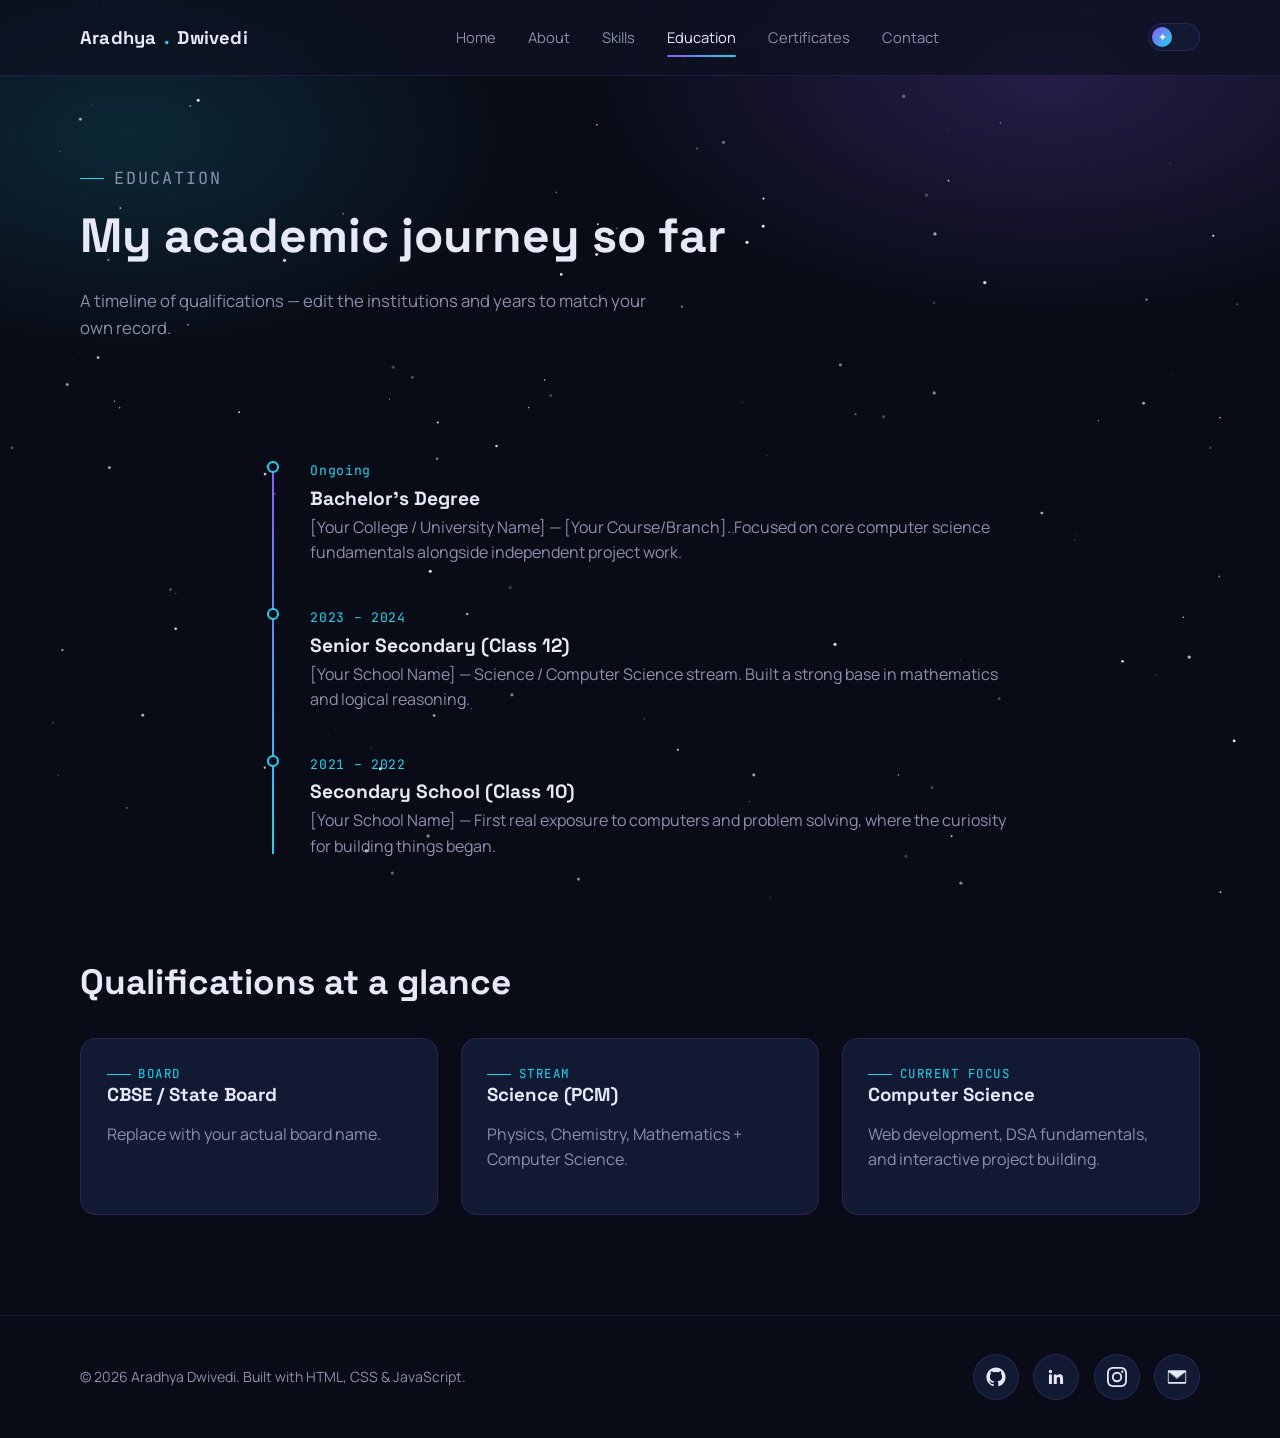
<file: education.html>
<!DOCTYPE html>
<html lang="en" data-theme="dark">
<head>
<meta charset="UTF-8">
<meta name="viewport" content="width=device-width, initial-scale=1.0">
<title>Education — Aradhya Dwivedi</title>
<link rel="preconnect" href="https://fonts.googleapis.com">
<link href="https://fonts.googleapis.com/css2?family=Space+Grotesk:wght@500;700&family=Manrope:wght@400;500;600;700&family=JetBrains+Mono:wght@400;500&display=swap" rel="stylesheet">
<link rel="stylesheet" href="style.css">
</head>
<body>

<div class="cosmic-bg"><canvas id="stars"></canvas></div>

<header class="navbar">
  <div class="container nav-inner">
    <a href="index.html" class="brand">Aradhya<span class="dot">.</span>Dwivedi</a>
    <nav class="nav-links">
      <a href="index.html">Home</a>
      <a href="about.html">About</a>
      <a href="skills.html">Skills</a>
      <a href="education.html">Education</a>
      <a href="certificates.html">Certificates</a>
      <a href="contact.html">Contact</a>
    </nav>
    <div class="nav-right">
      <button class="theme-toggle" role="switch" aria-checked="false" aria-label="Toggle light and dark theme">
        <span class="knob">✦</span>
      </button>
      <button class="nav-toggle" aria-label="Open menu">☰</button>
    </div>
  </div>
</header>

<main>
  <div class="container page-head">
    <p class="eyebrow">Education</p>
    <h1>My academic journey so far</h1>
    <p>A timeline of qualifications — edit the institutions and years to match your own record.</p>
  </div>

  <section>
    <div class="container" style="max-width:760px;">
      <div class="timeline">
        <div class="timeline-item">
          <span class="year">Ongoing</span>
          <h3>Bachelor's Degree</h3>
          <p>[Your College / University Name] — [Your Course/Branch]. Focused on core computer science fundamentals alongside independent project work.</p>
        </div>
        <div class="timeline-item">
          <span class="year">2023 – 2024</span>
          <h3>Senior Secondary (Class 12)</h3>
          <p>[Your School Name] — Science / Computer Science stream. Built a strong base in mathematics and logical reasoning.</p>
        </div>
        <div class="timeline-item">
          <span class="year">2021 – 2022</span>
          <h3>Secondary School (Class 10)</h3>
          <p>[Your School Name] — First real exposure to computers and problem solving, where the curiosity for building things began.</p>
        </div>
      </div>
    </div>
  </section>

  <section>
    <div class="container">
      <div class="section-title">
        <h2>Qualifications at a glance</h2>
      </div>
      <div class="grid grid-3">
        <div class="card">
          <div class="eyebrow">Board</div>
          <h3>CBSE / State Board</h3>
          <p class="text-muted">Replace with your actual board name.</p>
        </div>
        <div class="card">
          <div class="eyebrow">Stream</div>
          <h3>Science (PCM)</h3>
          <p class="text-muted">Physics, Chemistry, Mathematics + Computer Science.</p>
        </div>
        <div class="card">
          <div class="eyebrow">Current Focus</div>
          <h3>Computer Science</h3>
          <p class="text-muted">Web development, DSA fundamentals, and interactive project building.</p>
        </div>
      </div>
    </div>
  </section>
</main>

<footer>
  <div class="container footer-inner">
    <p>© 2026 Aradhya Dwivedi. Built with HTML, CSS &amp; JavaScript.</p>
    <div class="social-row">
      <a class="social-btn" href="https://github.com/dwivediiaradhya" target="_blank" rel="noopener" aria-label="GitHub"><svg viewBox="0 0 24 24"><path d="M12 .5C5.65.5.5 5.65.5 12c0 5.09 3.29 9.4 7.86 10.93.58.1.79-.25.79-.56 0-.28-.01-1.02-.02-2-3.2.7-3.88-1.54-3.88-1.54-.52-1.33-1.28-1.68-1.28-1.68-1.04-.71.08-.7.08-.7 1.15.08 1.76 1.18 1.76 1.18 1.03 1.75 2.7 1.25 3.36.96.1-.75.4-1.25.72-1.54-2.56-.29-5.25-1.28-5.25-5.7 0-1.26.45-2.28 1.18-3.09-.12-.29-.51-1.46.11-3.05 0 0 .96-.31 3.15 1.18a10.9 10.9 0 0 1 5.74 0c2.19-1.49 3.15-1.18 3.15-1.18.62 1.59.23 2.76.11 3.05.73.81 1.18 1.83 1.18 3.09 0 4.43-2.69 5.41-5.26 5.69.41.36.78 1.08.78 2.17 0 1.57-.01 2.83-.01 3.22 0 .31.21.67.8.56A10.99 10.99 0 0 0 23.5 12c0-6.35-5.15-11.5-11.5-11.5Z"/></svg></a>
      <a class="social-btn" href="https://linkedin.com/in/dwivediiaradhya" target="_blank" rel="noopener" aria-label="LinkedIn"><svg viewBox="0 0 24 24"><path d="M20.45 20.45h-3.55v-5.57c0-1.33-.02-3.03-1.85-3.03-1.85 0-2.14 1.44-2.14 2.94v5.66H9.36V9h3.41v1.56h.05c.48-.9 1.64-1.85 3.38-1.85 3.6 0 4.27 2.37 4.27 5.46v6.28ZM5.34 7.43a2.06 2.06 0 1 1 0-4.12 2.06 2.06 0 0 1 0 4.12ZM7.11 20.45H3.56V9h3.55v11.45Z"/></svg></a>
      <a class="social-btn" href="https://instagram.com/dwivediiaradhya" target="_blank" rel="noopener" aria-label="Instagram"><svg viewBox="0 0 24 24"><path d="M12 2.16c3.2 0 3.58.01 4.85.07 1.17.05 1.8.24 2.23.41.56.21.96.47 1.38.89.42.42.68.82.89 1.38.17.42.36 1.05.41 2.23.06 1.27.07 1.64.07 4.85s-.01 3.58-.07 4.85c-.05 1.17-.24 1.8-.41 2.23-.21.56-.47.96-.89 1.38-.42.42-.82.68-1.38.89-.42.17-1.05.36-2.23.41-1.27.06-1.64.07-4.85.07s-3.58-.01-4.85-.07c-1.17-.05-1.8-.24-2.23-.41a3.72 3.72 0 0 1-1.38-.89 3.72 3.72 0 0 1-.89-1.38c-.17-.42-.36-1.05-.41-2.23-.06-1.27-.07-1.64-.07-4.85s.01-3.58.07-4.85c.05-1.17.24-1.8.41-2.23.21-.56.47-.96.89-1.38.42-.42.82-.68 1.38-.89.42-.17 1.05-.36 2.23-.41 1.27-.06 1.64-.07 4.85-.07ZM12 0C8.74 0 8.33.01 7.05.07c-1.28.06-2.15.26-2.91.56-.79.31-1.46.72-2.13 1.38A5.9 5.9 0 0 0 .63 4.14c-.3.76-.5 1.63-.56 2.91C0 8.33 0 8.74 0 12s.01 3.67.07 4.95c.06 1.28.26 2.15.56 2.91.31.79.72 1.46 1.38 2.13.66.66 1.33 1.07 2.12 1.38.76.3 1.63.5 2.91.56 1.28.06 1.69.07 4.95.07s3.67-.01 4.95-.07c1.28-.06 2.15-.26 2.91-.56a5.9 5.9 0 0 0 2.12-1.38 5.9 5.9 0 0 0 1.38-2.12c.3-.76.5-1.63.56-2.91.06-1.28.07-1.69.07-4.95s-.01-3.67-.07-4.95c-.06-1.28-.26-2.15-.56-2.91a5.9 5.9 0 0 0-1.38-2.13A5.9 5.9 0 0 0 19.86.63c-.76-.3-1.63-.5-2.91-.56C15.67.01 15.26 0 12 0Zm0 5.84A6.16 6.16 0 1 0 12 18.16 6.16 6.16 0 0 0 12 5.84Zm0 10.16a4 4 0 1 1 0-8 4 4 0 0 1 0 8Zm7.85-10.4a1.44 1.44 0 1 1-2.88 0 1.44 1.44 0 0 1 2.88 0Z"/></svg></a>
      <a class="social-btn" href="mailto:dwivediiaradhya@gmail.com" aria-label="Gmail"><svg viewBox="0 0 24 24"><path d="M2 4h20a1 1 0 0 1 1 1v14a1 1 0 0 1-1 1H2a1 1 0 0 1-1-1V5a1 1 0 0 1 1-1Zm19.4 2.13-9.4 7.05-9.4-7.05v.02L12 13.7l9.4-7.55v-.02ZM2 6.4v11.6h20V6.4l-10 8-10-8Z"/></svg></a>
    </div>
  </div>
</footer>

<script src="main.js"></script>
</body>
</html>
</file>
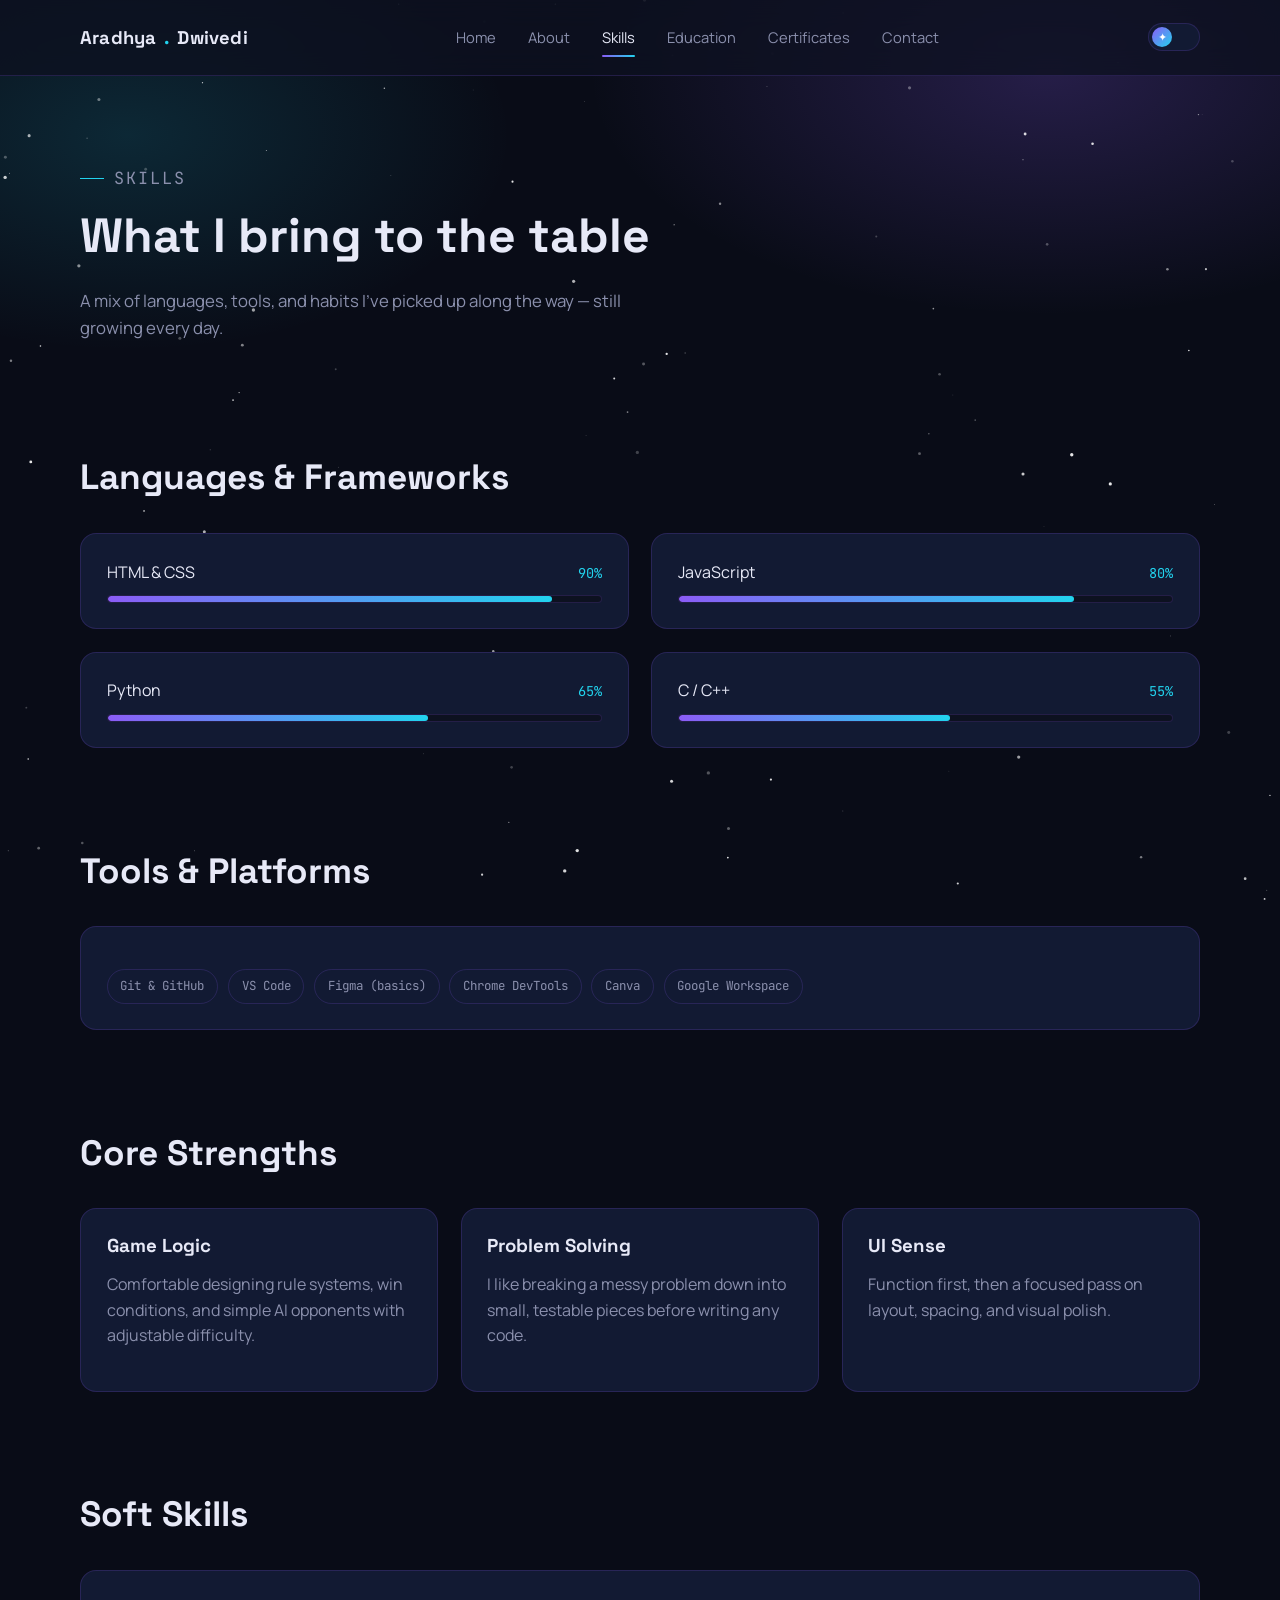
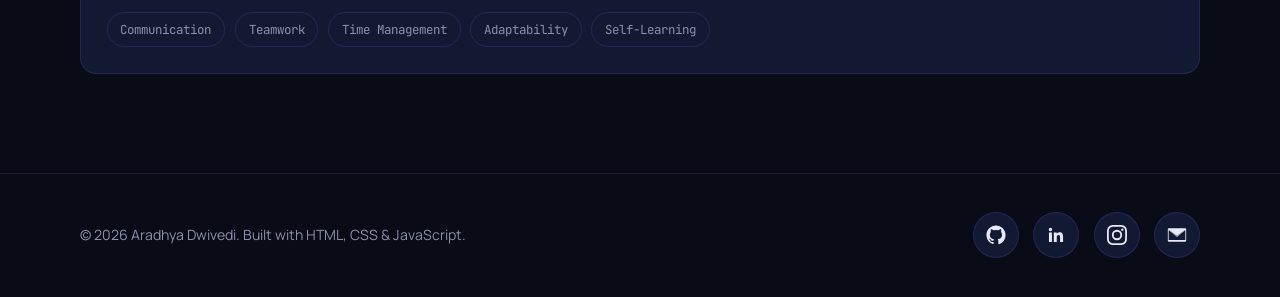
<file: skills.html>
<!DOCTYPE html>
<html lang="en" data-theme="dark">
<head>
<meta charset="UTF-8">
<meta name="viewport" content="width=device-width, initial-scale=1.0">
<title>Skills — Aradhya Dwivedi</title>
<link rel="preconnect" href="https://fonts.googleapis.com">
<link href="https://fonts.googleapis.com/css2?family=Space+Grotesk:wght@500;700&family=Manrope:wght@400;500;600;700&family=JetBrains+Mono:wght@400;500&display=swap" rel="stylesheet">
<link rel="stylesheet" href="style.css">
</head>
<body>

<div class="cosmic-bg"><canvas id="stars"></canvas></div>

<header class="navbar">
  <div class="container nav-inner">
    <a href="index.html" class="brand">Aradhya<span class="dot">.</span>Dwivedi</a>
    <nav class="nav-links">
      <a href="index.html">Home</a>
      <a href="about.html">About</a>
      <a href="skills.html">Skills</a>
      <a href="education.html">Education</a>
      <a href="certificates.html">Certificates</a>
      <a href="contact.html">Contact</a>
    </nav>
    <div class="nav-right">
      <button class="theme-toggle" role="switch" aria-checked="false" aria-label="Toggle light and dark theme">
        <span class="knob">✦</span>
      </button>
      <button class="nav-toggle" aria-label="Open menu">☰</button>
    </div>
  </div>
</header>

<main>
  <div class="container page-head">
    <p class="eyebrow">Skills</p>
    <h1>What I bring to the table</h1>
    <p>A mix of languages, tools, and habits I've picked up along the way — still growing every day.</p>
  </div>

  <section>
    <div class="container">
      <div class="section-title">
        <h2>Languages &amp; Frameworks</h2>
      </div>
      <div class="grid grid-2">
        <div class="card skill-card">
          <div class="skill-top"><span>HTML &amp; CSS</span><span>90%</span></div>
          <div class="bar"><div class="bar-fill" data-value="90"></div></div>
        </div>
        <div class="card skill-card">
          <div class="skill-top"><span>JavaScript</span><span>80%</span></div>
          <div class="bar"><div class="bar-fill" data-value="80"></div></div>
        </div>
        <div class="card skill-card">
          <div class="skill-top"><span>Python</span><span>65%</span></div>
          <div class="bar"><div class="bar-fill" data-value="65"></div></div>
        </div>
        <div class="card skill-card">
          <div class="skill-top"><span>C / C++</span><span>55%</span></div>
          <div class="bar"><div class="bar-fill" data-value="55"></div></div>
        </div>
      </div>
    </div>
  </section>

  <section>
    <div class="container">
      <div class="section-title">
        <h2>Tools &amp; Platforms</h2>
      </div>
      <div class="card">
        <div class="tag-row">
          <span class="tag">Git &amp; GitHub</span>
          <span class="tag">VS Code</span>
          <span class="tag">Figma (basics)</span>
          <span class="tag">Chrome DevTools</span>
          <span class="tag">Canva</span>
          <span class="tag">Google Workspace</span>
        </div>
      </div>
    </div>
  </section>

  <section>
    <div class="container">
      <div class="section-title">
        <h2>Core Strengths</h2>
      </div>
      <div class="grid grid-3">
        <div class="card">
          <h3>Game Logic</h3>
          <p class="text-muted">Comfortable designing rule systems, win conditions, and simple AI opponents with adjustable difficulty.</p>
        </div>
        <div class="card">
          <h3>Problem Solving</h3>
          <p class="text-muted">I like breaking a messy problem down into small, testable pieces before writing any code.</p>
        </div>
        <div class="card">
          <h3>UI Sense</h3>
          <p class="text-muted">Function first, then a focused pass on layout, spacing, and visual polish.</p>
        </div>
      </div>
    </div>
  </section>

  <section>
    <div class="container">
      <div class="section-title">
        <h2>Soft Skills</h2>
      </div>
      <div class="card">
        <div class="tag-row">
          <span class="tag">Communication</span>
          <span class="tag">Teamwork</span>
          <span class="tag">Time Management</span>
          <span class="tag">Adaptability</span>
          <span class="tag">Self-Learning</span>
        </div>
      </div>
    </div>
  </section>
</main>

<footer>
  <div class="container footer-inner">
    <p>© 2026 Aradhya Dwivedi. Built with HTML, CSS &amp; JavaScript.</p>
    <div class="social-row">
      <a class="social-btn" href="https://github.com/dwivediiaradhya" target="_blank" rel="noopener" aria-label="GitHub"><svg viewBox="0 0 24 24"><path d="M12 .5C5.65.5.5 5.65.5 12c0 5.09 3.29 9.4 7.86 10.93.58.1.79-.25.79-.56 0-.28-.01-1.02-.02-2-3.2.7-3.88-1.54-3.88-1.54-.52-1.33-1.28-1.68-1.28-1.68-1.04-.71.08-.7.08-.7 1.15.08 1.76 1.18 1.76 1.18 1.03 1.75 2.7 1.25 3.36.96.1-.75.4-1.25.72-1.54-2.56-.29-5.25-1.28-5.25-5.7 0-1.26.45-2.28 1.18-3.09-.12-.29-.51-1.46.11-3.05 0 0 .96-.31 3.15 1.18a10.9 10.9 0 0 1 5.74 0c2.19-1.49 3.15-1.18 3.15-1.18.62 1.59.23 2.76.11 3.05.73.81 1.18 1.83 1.18 3.09 0 4.43-2.69 5.41-5.26 5.69.41.36.78 1.08.78 2.17 0 1.57-.01 2.83-.01 3.22 0 .31.21.67.8.56A10.99 10.99 0 0 0 23.5 12c0-6.35-5.15-11.5-11.5-11.5Z"/></svg></a>
      <a class="social-btn" href="https://linkedin.com/in/dwivediiaradhya" target="_blank" rel="noopener" aria-label="LinkedIn"><svg viewBox="0 0 24 24"><path d="M20.45 20.45h-3.55v-5.57c0-1.33-.02-3.03-1.85-3.03-1.85 0-2.14 1.44-2.14 2.94v5.66H9.36V9h3.41v1.56h.05c.48-.9 1.64-1.85 3.38-1.85 3.6 0 4.27 2.37 4.27 5.46v6.28ZM5.34 7.43a2.06 2.06 0 1 1 0-4.12 2.06 2.06 0 0 1 0 4.12ZM7.11 20.45H3.56V9h3.55v11.45Z"/></svg></a>
      <a class="social-btn" href="https://instagram.com/dwivediiaradhya" target="_blank" rel="noopener" aria-label="Instagram"><svg viewBox="0 0 24 24"><path d="M12 2.16c3.2 0 3.58.01 4.85.07 1.17.05 1.8.24 2.23.41.56.21.96.47 1.38.89.42.42.68.82.89 1.38.17.42.36 1.05.41 2.23.06 1.27.07 1.64.07 4.85s-.01 3.58-.07 4.85c-.05 1.17-.24 1.8-.41 2.23-.21.56-.47.96-.89 1.38-.42.42-.82.68-1.38.89-.42.17-1.05.36-2.23.41-1.27.06-1.64.07-4.85.07s-3.58-.01-4.85-.07c-1.17-.05-1.8-.24-2.23-.41a3.72 3.72 0 0 1-1.38-.89 3.72 3.72 0 0 1-.89-1.38c-.17-.42-.36-1.05-.41-2.23-.06-1.27-.07-1.64-.07-4.85s.01-3.58.07-4.85c.05-1.17.24-1.8.41-2.23.21-.56.47-.96.89-1.38.42-.42.82-.68 1.38-.89.42-.17 1.05-.36 2.23-.41 1.27-.06 1.64-.07 4.85-.07ZM12 0C8.74 0 8.33.01 7.05.07c-1.28.06-2.15.26-2.91.56-.79.31-1.46.72-2.13 1.38A5.9 5.9 0 0 0 .63 4.14c-.3.76-.5 1.63-.56 2.91C0 8.33 0 8.74 0 12s.01 3.67.07 4.95c.06 1.28.26 2.15.56 2.91.31.79.72 1.46 1.38 2.13.66.66 1.33 1.07 2.12 1.38.76.3 1.63.5 2.91.56 1.28.06 1.69.07 4.95.07s3.67-.01 4.95-.07c1.28-.06 2.15-.26 2.91-.56a5.9 5.9 0 0 0 2.12-1.38 5.9 5.9 0 0 0 1.38-2.12c.3-.76.5-1.63.56-2.91.06-1.28.07-1.69.07-4.95s-.01-3.67-.07-4.95c-.06-1.28-.26-2.15-.56-2.91a5.9 5.9 0 0 0-1.38-2.13A5.9 5.9 0 0 0 19.86.63c-.76-.3-1.63-.5-2.91-.56C15.67.01 15.26 0 12 0Zm0 5.84A6.16 6.16 0 1 0 12 18.16 6.16 6.16 0 0 0 12 5.84Zm0 10.16a4 4 0 1 1 0-8 4 4 0 0 1 0 8Zm7.85-10.4a1.44 1.44 0 1 1-2.88 0 1.44 1.44 0 0 1 2.88 0Z"/></svg></a>
      <a class="social-btn" href="mailto:dwivediiaradhya@gmail.com" aria-label="Gmail"><svg viewBox="0 0 24 24"><path d="M2 4h20a1 1 0 0 1 1 1v14a1 1 0 0 1-1 1H2a1 1 0 0 1-1-1V5a1 1 0 0 1 1-1Zm19.4 2.13-9.4 7.05-9.4-7.05v.02L12 13.7l9.4-7.55v-.02ZM2 6.4v11.6h20V6.4l-10 8-10-8Z"/></svg></a>
    </div>
  </div>
</footer>

<script src="main.js"></script>
</body>
</html>
</file>
<file: style.css>
/* ============================================
   AR. DWIVEDI — PORTFOLIO
   Theme: Galaxy / Nebula, dark-first with light switch
   ============================================ */

:root{
  --bg: #090c17;
  --bg-alt: #0d1120;
  --card: #121a33;
  --card-border: rgba(139,92,246,0.18);
  --text: #e7e9f7;
  --text-muted: #8b90ad;
  --accent: #8b5cf6;      /* nebula violet */
  --accent-2: #22d3ee;    /* starlight cyan */
  --accent-3: #f472b6;    /* comet pink, used sparingly */
  --star: #ffffff;
  --shadow: 0 20px 60px rgba(0,0,0,0.45);
  --radius: 16px;
  --font-display: 'Space Grotesk', sans-serif;
  --font-body: 'Manrope', sans-serif;
  --font-mono: 'JetBrains Mono', monospace;
  --nav-h: 76px;
  color-scheme: dark;
}

[data-theme="light"]{
  --bg: #f4f5fb;
  --bg-alt: #ffffff;
  --card: #ffffff;
  --card-border: rgba(109,40,217,0.14);
  --text: #14162a;
  --text-muted: #5c6079;
  --accent: #7c3aed;
  --accent-2: #0891b2;
  --accent-3: #db2777;
  --star: #7c3aed;
  --shadow: 0 20px 50px rgba(76,60,140,0.12);
  color-scheme: light;
}

*,*::before,*::after{ box-sizing: border-box; }
html{ scroll-behavior: smooth; }

body{
  margin:0;
  background: var(--bg);
  color: var(--text);
  font-family: var(--font-body);
  line-height: 1.6;
  transition: background .4s ease, color .4s ease;
  overflow-x: hidden;
}

a{ color: inherit; text-decoration: none; }
img{ max-width:100%; display:block; }
ul{ list-style:none; margin:0; padding:0; }

::selection{ background: var(--accent); color: #fff; }

h1,h2,h3,h4{
  font-family: var(--font-display);
  font-weight: 700;
  line-height: 1.15;
  margin: 0 0 .5em;
}

.eyebrow{
  font-family: var(--font-mono);
  font-size: .78rem;
  letter-spacing: .12em;
  text-transform: uppercase;
  color: var(--accent-2);
  display:flex;
  align-items:center;
  gap:.6em;
}
.eyebrow::before{
  content:"";
  width: 24px; height: 1px;
  background: var(--accent-2);
  display:inline-block;
}

.container{
  width: min(1120px, 92%);
  margin: 0 auto;
}

/* focus visibility */
a:focus-visible, button:focus-visible, input:focus-visible, textarea:focus-visible{
  outline: 2px solid var(--accent-2);
  outline-offset: 3px;
  border-radius: 4px;
}

/* ---------- Starfield canvas (signature element) ---------- */
.cosmic-bg{
  position: fixed;
  inset: 0;
  z-index: -1;
  background:
    radial-gradient(60% 45% at 82% 8%, rgba(139,92,246,0.22), transparent 60%),
    radial-gradient(50% 40% at 10% 15%, rgba(34,211,238,0.14), transparent 60%),
    var(--bg);
  transition: background .4s ease;
}
#stars{ position:absolute; inset:0; width:100%; height:100%; opacity:.9; }
[data-theme="light"] #stars{ opacity:.35; }

@media (prefers-reduced-motion: reduce){
  html{ scroll-behavior:auto; }
  #stars{ display:none; }
}

/* ---------- Navbar ---------- */
.navbar{
  position: sticky;
  top:0;
  z-index: 100;
  height: var(--nav-h);
  display:flex;
  align-items:center;
  background: color-mix(in srgb, var(--bg-alt) 78%, transparent);
  backdrop-filter: blur(14px);
  border-bottom: 1px solid var(--card-border);
}
.nav-inner{
  display:flex;
  align-items:center;
  justify-content:space-between;
  gap: 1.5rem;
}
.brand{
  font-family: var(--font-display);
  font-weight:700;
  font-size:1.15rem;
  display:flex;
  align-items:center;
  gap:.5rem;
  letter-spacing:.01em;
}
.brand .dot{ color: var(--accent-2); }

.nav-links{
  display:flex;
  align-items:center;
  gap: 2rem;
}
.nav-links a{
  font-size:.92rem;
  color: var(--text-muted);
  position:relative;
  padding: 6px 0;
  transition: color .2s ease;
}
.nav-links a:hover, .nav-links a.active{ color: var(--text); }
.nav-links a.active::after{
  content:"";
  position:absolute;
  left:0; right:0; bottom:-2px;
  height:2px;
  background: linear-gradient(90deg, var(--accent), var(--accent-2));
  border-radius: 2px;
}

.nav-right{ display:flex; align-items:center; gap:1rem; }

/* theme toggle switch */
.theme-toggle{
  width: 52px; height: 28px;
  border-radius: 999px;
  border: 1px solid var(--card-border);
  background: var(--card);
  position: relative;
  cursor:pointer;
  padding: 3px;
  flex-shrink:0;
}
.theme-toggle .knob{
  width: 20px; height: 20px;
  border-radius: 50%;
  background: linear-gradient(135deg, var(--accent), var(--accent-2));
  transform: translateX(0);
  transition: transform .3s ease;
  display:flex; align-items:center; justify-content:center;
  font-size:11px;
}
[data-theme="light"] .theme-toggle .knob{ transform: translateX(24px); }

.nav-toggle{
  display:none;
  background:none; border:none; color:var(--text);
  font-size: 1.4rem;
  cursor:pointer;
}

@media (max-width: 860px){
  .nav-links{
    position:fixed;
    top: var(--nav-h);
    left:0; right:0;
    flex-direction:column;
    align-items:flex-start;
    gap: 0;
    background: var(--bg-alt);
    border-bottom: 1px solid var(--card-border);
    padding: .5rem 6%;
    transform: translateY(-130%);
    transition: transform .3s ease;
  }
  .nav-links.open{ transform: translateY(0); }
  .nav-links a{ width:100%; padding: 14px 0; border-bottom: 1px solid var(--card-border); }
  .nav-toggle{ display:block; }
}

/* ---------- Page header band ---------- */
.page-head{
  padding: 4.5rem 0 3rem;
  text-align:left;
}
.page-head h1{ font-size: clamp(2rem, 5vw, 3rem); }
.page-head p{ color: var(--text-muted); max-width: 60ch; font-size:1.05rem; }

/* ---------- Buttons ---------- */
.btn{
  display:inline-flex;
  align-items:center;
  gap:.5rem;
  padding: .85rem 1.6rem;
  border-radius: 999px;
  font-family: var(--font-body);
  font-weight:600;
  font-size:.95rem;
  cursor:pointer;
  border:1px solid transparent;
  transition: transform .2s ease, box-shadow .2s ease, background .2s ease;
}
.btn-primary{
  background: linear-gradient(135deg, var(--accent), var(--accent-2));
  color:#fff;
  box-shadow: 0 10px 30px rgba(139,92,246,.35);
}
.btn-primary:hover{ transform: translateY(-2px); }
.btn-ghost{
  background: transparent;
  border-color: var(--card-border);
  color: var(--text);
}
.btn-ghost:hover{ border-color: var(--accent-2); color: var(--accent-2); }

/* ---------- Cards ---------- */
.card{
  background: var(--card);
  border: 1px solid var(--card-border);
  border-radius: var(--radius);
  padding: 1.6rem;
  transition: transform .25s ease, border-color .25s ease, box-shadow .25s ease;
}
.card:hover{
  transform: translateY(-4px);
  border-color: var(--accent);
  box-shadow: var(--shadow);
}

.grid{ display:grid; gap: 1.4rem; }
.grid-2{ grid-template-columns: repeat(2, 1fr); }
.grid-3{ grid-template-columns: repeat(3, 1fr); }
.grid-4{ grid-template-columns: repeat(4, 1fr); }
@media (max-width: 900px){ .grid-3, .grid-4{ grid-template-columns: repeat(2,1fr); } }
@media (max-width: 600px){ .grid-2, .grid-3, .grid-4{ grid-template-columns: 1fr; } }

section{ padding: 3.2rem 0; }

/* ---------- Hero (home) ---------- */
.hero{
  min-height: calc(100vh - var(--nav-h));
  display:flex;
  align-items:center;
  padding: 3rem 0;
}
.hero-grid{
  display:grid;
  grid-template-columns: 1.15fr .85fr;
  gap: 3rem;
  align-items:center;
}
@media (max-width: 860px){ .hero-grid{ grid-template-columns: 1fr; } }

.hero h1{
  font-size: clamp(2.4rem, 6vw, 4rem);
  margin-top:.5rem;
}
.hero h1 .grad{
  background: linear-gradient(120deg, var(--accent), var(--accent-2));
  -webkit-background-clip: text;
  background-clip: text;
  color: transparent;
}
.hero-sub{ color: var(--text-muted); font-size:1.1rem; max-width: 52ch; margin-bottom: 2rem; }
.hero-actions{ display:flex; gap:1rem; flex-wrap:wrap; }

.orbit-wrap{
  position:relative;
  aspect-ratio: 1/1;
  max-width: 380px;
  margin: 0 auto;
}
.orbit-ring{
  position:absolute;
  border: 1px dashed var(--card-border);
  border-radius:50%;
  inset: 0;
  animation: spin 40s linear infinite;
}
.orbit-ring.r2{ inset: 14%; animation-duration: 28s; animation-direction: reverse; }
.orbit-ring.r3{ inset: 30%; animation-duration: 20s; }
.orbit-core{
  position:absolute; inset: 38%;
  border-radius:50%;
  background: radial-gradient(circle at 35% 30%, var(--accent-2), var(--accent) 60%, transparent 100%);
  box-shadow: 0 0 60px 10px rgba(139,92,246,.45);
}
.orbit-dot{
  position:absolute;
  width:14px; height:14px; border-radius:50%;
  background: var(--star);
  top:-7px; left:calc(50% - 7px);
  box-shadow: 0 0 12px 2px var(--accent-2);
}
@keyframes spin{ to{ transform: rotate(360deg); } }
@media (prefers-reduced-motion: reduce){ .orbit-ring{ animation:none; } }

/* ---------- Social dock ---------- */
.social-row{ display:flex; gap: .9rem; flex-wrap:wrap; }
.social-btn{
  width: 46px; height:46px;
  border-radius: 50%;
  display:flex; align-items:center; justify-content:center;
  background: var(--card);
  border: 1px solid var(--card-border);
  transition: transform .2s ease, border-color .2s ease, background .2s ease;
}
.social-btn svg{ width:20px; height:20px; fill: var(--text); }
.social-btn:hover{ transform: translateY(-3px); border-color: var(--accent-2); }
.social-btn:hover svg{ fill: var(--accent-2); }

/* ---------- Section title ---------- */
.section-title{ margin-bottom: 2.2rem; }
.section-title h2{ font-size: clamp(1.6rem, 3vw, 2.2rem); }
.section-title p{ color: var(--text-muted); max-width: 60ch; }

/* ---------- Skills page ---------- */
.skill-card .skill-top{ display:flex; justify-content:space-between; align-items:baseline; margin-bottom:.6rem; }
.skill-card .skill-top span:last-child{ font-family: var(--font-mono); color: var(--accent-2); font-size:.85rem; }
.bar{
  height: 8px;
  border-radius: 999px;
  background: var(--bg-alt);
  overflow:hidden;
  border: 1px solid var(--card-border);
}
.bar-fill{
  height:100%;
  border-radius: 999px;
  background: linear-gradient(90deg, var(--accent), var(--accent-2));
  width: 0%;
  transition: width 1.2s cubic-bezier(.2,.8,.2,1);
}
.tag-row{ display:flex; flex-wrap:wrap; gap:.6rem; margin-top:1rem; }
.tag{
  font-family: var(--font-mono);
  font-size:.78rem;
  padding: .4rem .8rem;
  border-radius: 999px;
  border: 1px solid var(--card-border);
  color: var(--text-muted);
}

/* ---------- Timeline (education) ---------- */
.timeline{ position:relative; margin-left: 12px; }
.timeline::before{
  content:"";
  position:absolute;
  left:0; top:6px; bottom:6px;
  width:2px;
  background: linear-gradient(var(--accent), var(--accent-2));
}
.timeline-item{ position:relative; padding: 0 0 2.4rem 2.4rem; }
.timeline-item:last-child{ padding-bottom:0; }
.timeline-item::before{
  content:"";
  position:absolute;
  left:-5px; top:4px;
  width:12px; height:12px;
  border-radius:50%;
  background: var(--bg);
  border: 2px solid var(--accent-2);
}
.timeline-item .year{
  font-family: var(--font-mono);
  color: var(--accent-2);
  font-size:.82rem;
  letter-spacing:.05em;
}
.timeline-item h3{ margin: .3rem 0 .3rem; font-size:1.2rem; }
.timeline-item p{ color: var(--text-muted); margin:0; }

/* ---------- Certificates ---------- */
.cert-card{ display:flex; flex-direction:column; gap: .8rem; }
.cert-badge{
  width:52px; height:52px;
  border-radius: 14px;
  display:flex; align-items:center; justify-content:center;
  background: linear-gradient(135deg, rgba(139,92,246,.18), rgba(34,211,238,.18));
  color: var(--accent-2);
  font-size: 1.4rem;
}
.cert-card h3{ font-size: 1.05rem; margin-bottom:.15rem; }
.cert-meta{ font-family: var(--font-mono); font-size:.78rem; color: var(--text-muted); }

.filter-row{ display:flex; gap:.6rem; flex-wrap:wrap; margin-bottom: 2rem; }
.filter-btn{
  font-family: var(--font-mono);
  font-size:.8rem;
  padding: .5rem 1rem;
  border-radius: 999px;
  border: 1px solid var(--card-border);
  background: transparent;
  color: var(--text-muted);
  cursor:pointer;
}
.filter-btn.active, .filter-btn:hover{ color: var(--text); border-color: var(--accent-2); }

/* ---------- Contact ---------- */
.contact-grid{ display:grid; grid-template-columns: 1fr 1fr; gap: 2.5rem; }
@media (max-width: 860px){ .contact-grid{ grid-template-columns: 1fr; } }
.field{ margin-bottom: 1.2rem; }
.field label{ display:block; font-size:.85rem; color: var(--text-muted); margin-bottom:.4rem; font-family: var(--font-mono); }
.field input, .field textarea{
  width:100%;
  padding: .85rem 1rem;
  border-radius: 10px;
  border: 1px solid var(--card-border);
  background: var(--bg-alt);
  color: var(--text);
  font-family: var(--font-body);
  font-size:.95rem;
  resize: vertical;
}
.contact-info .card{ margin-bottom: 1.2rem; }
.contact-info .row{ display:flex; align-items:center; gap:.9rem; }
.contact-info .row + .row{ margin-top:1rem; }

/* ---------- About ---------- */
.about-grid{ display:grid; grid-template-columns: .8fr 1.2fr; gap: 3rem; align-items:start; }
@media (max-width: 860px){ .about-grid{ grid-template-columns: 1fr; } }
.avatar-orb{
  width: 100%;
  aspect-ratio: 1/1;
  max-width: 300px;
  border-radius: 28px;
  background: radial-gradient(circle at 30% 25%, var(--accent-2), var(--accent) 55%, #0d1120 100%);
  position:relative;
  box-shadow: var(--shadow);
}
.fact-list{ display:grid; grid-template-columns: 1fr 1fr; gap: .9rem; margin-top: 1.6rem; }
.fact{ background: var(--card); border:1px solid var(--card-border); border-radius: 12px; padding: .9rem 1rem; }
.fact .k{ font-family: var(--font-mono); font-size:.72rem; color: var(--accent-2); text-transform:uppercase; letter-spacing:.06em; }
.fact .v{ font-weight:600; margin-top:.2rem; }

/* ---------- Footer ---------- */
footer{
  border-top: 1px solid var(--card-border);
  padding: 2.4rem 0;
  margin-top: 3rem;
}
.footer-inner{ display:flex; justify-content:space-between; align-items:center; flex-wrap:wrap; gap:1.2rem; }
.footer-inner p{ color: var(--text-muted); font-size:.88rem; margin:0; }

/* utility */
.mt-2{ margin-top:2rem; } .mb-0{ margin-bottom:0; }
.text-muted{ color: var(--text-muted); }
</file>
